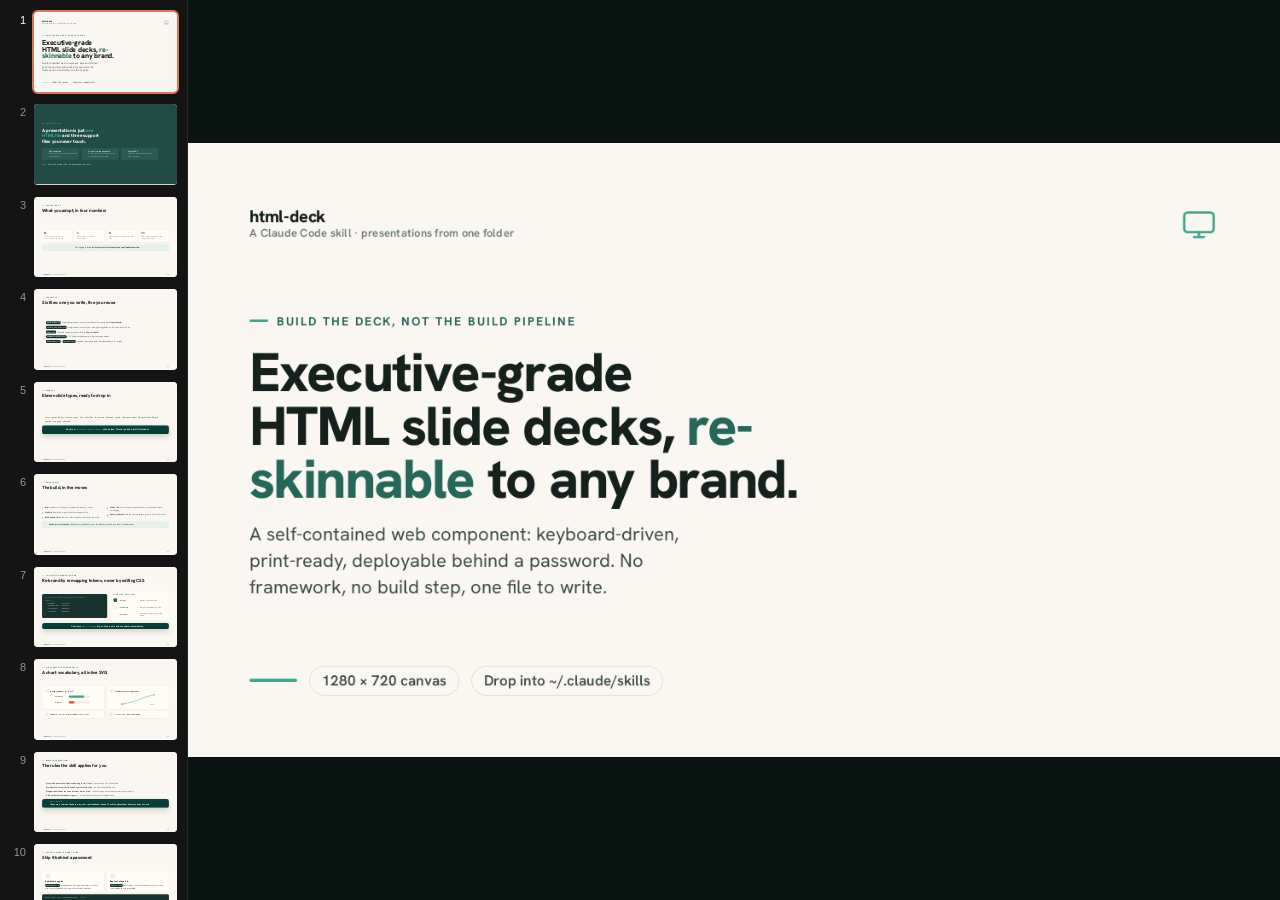
<file: demo/index.html>
<!DOCTYPE html>
<html lang="en-GB">
<head>
<meta charset="UTF-8">
<meta name="viewport" content="width=device-width, initial-scale=1.0">
<title>html-deck — a Claude Code skill</title>
<link rel="preconnect" href="https://fonts.googleapis.com">
<link rel="preconnect" href="https://fonts.gstatic.com" crossorigin>
<link href="https://fonts.googleapis.com/css2?family=Hanken+Grotesk:wght@400;500;600;700;800&display=swap" rel="stylesheet">
<link rel="stylesheet" href="../assets/colors_and_type.css">
<link rel="stylesheet" href="../assets/deck.css">
<style>
  /* ====== warm turquoise theme + warm surfaces (no stark white) ====== */
  :root {
    --deck-turquoise:     #3FA68F;
    --deck-turquoise-600: #2F8A76;
    --deck-turquoise-700: #25685A;
    --deck-mint-tint:     #E7F1EC;
    --deck-mint-100:      #D2E8E0;

    --deck-coral:         #C8553D;
    --deck-coral-600:     #AC4430;
    --deck-coral-soft:    #F6E0DA;

    --deck-teal-deep:     #234B45;
    --deck-teal-900:      #18332F;
    --deck-teal-700:      #2A5A52;
    --deck-teal-600:      #316B61;

    --deck-cream:         #FAF6F1;
    --deck-cream-2:       #F1EAE0;
    --deck-line:          #E2DCD0;
    --deck-line-soft:     #EDE7DB;

    --deck-watch:         #D9920B;

    --slide-bg: var(--deck-cream);
    --surface: #FFFCF6;            /* warm paper, not white */
    --surface-2: var(--deck-cream-2);
    --accent: var(--deck-turquoise);
    --accent-ink: var(--deck-turquoise-700);
    --dark-bg: var(--deck-teal-deep);
    --dark-surface: var(--deck-teal-700);
    --dark-ink-2: #B7CEC8;
    --on-accent: #0E2722;
    --shadow-accent: 0 12px 30px rgba(47,138,118,.28);
  }
  .ico { display:inline-block; vertical-align:middle; }
  svg.chart text { font-family: var(--font-sans); }
  /* monospace code chips for the developer audience */
  code, .mono { font-family: ui-monospace, "SF Mono", Menlo, Consolas, monospace; }
  .codechip { display:inline-block; font:600 14px/1.5 ui-monospace,"SF Mono",Menlo,monospace;
    background:var(--deck-teal-900); color:#CFE7DF; padding:3px 10px; border-radius:8px; letter-spacing:.01em; }
  .codeblock { background:var(--deck-teal-900); color:#CFE7DF; border-radius:14px; padding:18px 22px;
    font:500 15px/1.7 ui-monospace,"SF Mono",Menlo,monospace; white-space:pre; overflow:hidden; }
  .codeblock .cm { color:#7FB3A6; }
  .codeblock .k  { color:#7FD1BD; }
  .swatch { width:34px; height:34px; border-radius:9px; border:1px solid rgba(0,0,0,.08); flex:0 0 auto; }
  .tokenrow { display:flex; align-items:center; gap:12px; padding:9px 0; }
  .tokenrow .nm { font:600 14px/1.2 ui-monospace,Menlo,monospace; color:var(--ink-2); min-width:148px; }
  .arrowto { color:var(--ink-3); }
</style>
</head>
<body>

<!-- ============================ ICON SPRITE ============================= -->
<svg width="0" height="0" style="position:absolute" aria-hidden="true">
  <defs>
    <symbol id="ic-target" viewBox="0 0 24 24" fill="none" stroke="currentColor" stroke-width="2" stroke-linecap="round" stroke-linejoin="round"><circle cx="12" cy="12" r="10"/><circle cx="12" cy="12" r="6"/><circle cx="12" cy="12" r="2"/></symbol>
    <symbol id="ic-keyboard" viewBox="0 0 24 24" fill="none" stroke="currentColor" stroke-width="2" stroke-linecap="round" stroke-linejoin="round"><path d="M10 8h.01"/><path d="M12 12h.01"/><path d="M14 8h.01"/><path d="M16 12h.01"/><path d="M18 8h.01"/><path d="M6 8h.01"/><path d="M7 16h10"/><path d="M8 12h.01"/><rect width="20" height="16" x="2" y="4" rx="2"/></symbol>
    <symbol id="ic-printer" viewBox="0 0 24 24" fill="none" stroke="currentColor" stroke-width="2" stroke-linecap="round" stroke-linejoin="round"><path d="M6 9V2h12v7"/><path d="M6 18H4a2 2 0 0 1-2-2v-5a2 2 0 0 1 2-2h16a2 2 0 0 1 2 2v5a2 2 0 0 1-2 2h-2"/><rect width="12" height="8" x="6" y="14"/></symbol>
    <symbol id="ic-package" viewBox="0 0 24 24" fill="none" stroke="currentColor" stroke-width="2" stroke-linecap="round" stroke-linejoin="round"><path d="m7.5 4.27 9 5.15"/><path d="M21 8a2 2 0 0 0-1-1.73l-7-4a2 2 0 0 0-2 0l-7 4A2 2 0 0 0 3 8v8a2 2 0 0 0 1 1.73l7 4a2 2 0 0 0 2 0l7-4A2 2 0 0 0 21 16Z"/><path d="m3.3 7 8.7 5 8.7-5"/><path d="M12 22V12"/></symbol>
    <symbol id="ic-layers" viewBox="0 0 24 24" fill="none" stroke="currentColor" stroke-width="2" stroke-linecap="round" stroke-linejoin="round"><path d="M12.83 2.18a2 2 0 0 0-1.66 0L2.6 6.08a1 1 0 0 0 0 1.83l8.58 3.91a2 2 0 0 0 1.66 0l8.58-3.9a1 1 0 0 0 0-1.83Z"/><path d="m22 17.65-9.17 4.16a2 2 0 0 1-1.66 0L2 17.65"/><path d="m22 12.65-9.17 4.16a2 2 0 0 1-1.66 0L2 12.65"/></symbol>
    <symbol id="ic-zap" viewBox="0 0 24 24" fill="none" stroke="currentColor" stroke-width="2" stroke-linecap="round" stroke-linejoin="round"><path d="M4 14a1 1 0 0 1-.78-1.63l9.9-10.2a.5.5 0 0 1 .86.46l-1.92 6.02A1 1 0 0 0 13 10h7a1 1 0 0 1 .78 1.63l-9.9 10.2a.5.5 0 0 1-.86-.46l1.92-6.02A1 1 0 0 0 11 14z"/></symbol>
    <symbol id="ic-check" viewBox="0 0 24 24" fill="none" stroke="currentColor" stroke-width="2" stroke-linecap="round" stroke-linejoin="round"><path d="M20 6 9 17l-5-5"/></symbol>
    <symbol id="ic-x" viewBox="0 0 24 24" fill="none" stroke="currentColor" stroke-width="2" stroke-linecap="round" stroke-linejoin="round"><path d="M18 6 6 18"/><path d="m6 6 12 12"/></symbol>
    <symbol id="ic-arrow" viewBox="0 0 24 24" fill="none" stroke="currentColor" stroke-width="2" stroke-linecap="round" stroke-linejoin="round"><path d="M5 12h14"/><path d="m12 5 7 7-7 7"/></symbol>
    <symbol id="ic-compass" viewBox="0 0 24 24" fill="none" stroke="currentColor" stroke-width="2" stroke-linecap="round" stroke-linejoin="round"><path d="m16.24 7.76-1.8 5.41a2 2 0 0 1-1.27 1.27L7.76 16.24l1.8-5.41a2 2 0 0 1 1.27-1.27z"/><circle cx="12" cy="12" r="10"/></symbol>
    <symbol id="ic-code" viewBox="0 0 24 24" fill="none" stroke="currentColor" stroke-width="2" stroke-linecap="round" stroke-linejoin="round"><polyline points="16 18 22 12 16 6"/><polyline points="8 6 2 12 8 18"/></symbol>
    <symbol id="ic-palette" viewBox="0 0 24 24" fill="none" stroke="currentColor" stroke-width="2" stroke-linecap="round" stroke-linejoin="round"><circle cx="13.5" cy="6.5" r=".5" fill="currentColor"/><circle cx="17.5" cy="10.5" r=".5" fill="currentColor"/><circle cx="8.5" cy="7.5" r=".5" fill="currentColor"/><circle cx="6.5" cy="12.5" r=".5" fill="currentColor"/><path d="M12 2C6.5 2 2 6.5 2 12s4.5 10 10 10c.926 0 1.648-.746 1.648-1.688 0-.437-.18-.835-.437-1.125-.29-.289-.438-.652-.438-1.125a1.64 1.64 0 0 1 1.668-1.668h1.996c3.051 0 5.555-2.503 5.555-5.554C21.965 6.012 17.461 2 12 2z"/></symbol>
    <symbol id="ic-eye" viewBox="0 0 24 24" fill="none" stroke="currentColor" stroke-width="2" stroke-linecap="round" stroke-linejoin="round"><path d="M2.06 12.35a1 1 0 0 1 0-.7 10.75 10.75 0 0 1 19.88 0 1 1 0 0 1 0 .7 10.75 10.75 0 0 1-19.88 0"/><circle cx="12" cy="12" r="3"/></symbol>
    <symbol id="ic-lock" viewBox="0 0 24 24" fill="none" stroke="currentColor" stroke-width="2" stroke-linecap="round" stroke-linejoin="round"><rect width="18" height="11" x="3" y="11" rx="2" ry="2"/><path d="M7 11V7a5 5 0 0 1 10 0v4"/></symbol>
    <symbol id="ic-bars" viewBox="0 0 24 24" fill="none" stroke="currentColor" stroke-width="2" stroke-linecap="round" stroke-linejoin="round"><line x1="12" x2="12" y1="20" y2="10"/><line x1="18" x2="18" y1="20" y2="4"/><line x1="6" x2="6" y1="20" y2="16"/></symbol>
    <symbol id="ic-grid" viewBox="0 0 24 24" fill="none" stroke="currentColor" stroke-width="2" stroke-linecap="round" stroke-linejoin="round"><rect width="7" height="7" x="3" y="3" rx="1"/><rect width="7" height="7" x="14" y="3" rx="1"/><rect width="7" height="7" x="14" y="14" rx="1"/><rect width="7" height="7" x="3" y="14" rx="1"/></symbol>
    <symbol id="ic-rocket" viewBox="0 0 24 24" fill="none" stroke="currentColor" stroke-width="2" stroke-linecap="round" stroke-linejoin="round"><path d="M4.5 16.5c-1.5 1.26-2 5-2 5s3.74-.5 5-2c.71-.84.7-2.13-.09-2.91a2.18 2.18 0 0 0-2.91-.09z"/><path d="m12 15-3-3a22 22 0 0 1 2-3.95A12.88 12.88 0 0 1 22 2c0 2.72-.78 7.5-6 11a22.35 22.35 0 0 1-4 2z"/><path d="M9 12H4s.55-3.03 2-4c1.62-1.08 5 0 5 0"/><path d="M12 15v5s3.03-.55 4-2c1.08-1.62 0-5 0-5"/></symbol>
    <symbol id="ic-list" viewBox="0 0 24 24" fill="none" stroke="currentColor" stroke-width="2" stroke-linecap="round" stroke-linejoin="round"><line x1="8" x2="21" y1="6" y2="6"/><line x1="8" x2="21" y1="12" y2="12"/><line x1="8" x2="21" y1="18" y2="18"/><line x1="3" x2="3.01" y1="6" y2="6"/><line x1="3" x2="3.01" y1="12" y2="12"/><line x1="3" x2="3.01" y1="18" y2="18"/></symbol>
  </defs>
</svg>

<deck-stage width="1280" height="720">

  <!-- ========================= 01 · COVER ========================= -->
  <section data-label="Cover" data-screen-label="Cover">
    <div class="slide cover">
      <div class="pad">
        <div class="cover-top">
          <div class="identity">
            <span class="nm">html-deck</span>
            <span class="rl">A Claude Code skill · presentations from one folder</span>
          </div>
          <svg class="motif" viewBox="0 0 48 48" fill="none" aria-hidden="true" style="color:var(--deck-turquoise)">
            <rect x="6" y="10" width="36" height="24" rx="4" stroke="currentColor" stroke-width="3"/>
            <path d="M18 40h12" stroke="currentColor" stroke-width="3" stroke-linecap="round"/>
            <path d="M24 34v6" stroke="currentColor" stroke-width="3" stroke-linecap="round"/>
          </svg>
        </div>

        <div class="anim">
          <span class="eyebrow">Build the deck, not the build pipeline</span>
          <h1 class="cover-headline" style="margin-top:22px;">Executive-grade HTML slide decks, <em>re-skinnable</em> to any brand.</h1>
          <p class="cover-sub">A self-contained web component: keyboard-driven, print-ready, deployable behind a password. No framework, no build step, one file to write.</p>
        </div>

        <div class="cover-meta anim-2">
          <span class="cover-rule"></span>
          <span class="chip">1280 × 720 canvas</span>
          <span class="chip">Drop into ~/.claude/skills</span>
        </div>
      </div>
    </div>
  </section>

  <!-- ========================= 02 · WHAT IT IS (dark opener) ========================= -->
  <section data-label="What it is" data-screen-label="What it is">
    <div class="slide statement is-dark">
      <div class="pad">
        <span class="eyebrow anim">The whole idea</span>
        <h2 class="big anim-2" style="font-size:42px;line-height:1.14;max-width:30ch;">A presentation is just <span class="hl">one HTML file</span> and three support files you never touch.</h2>
        <div class="anim-3" style="display:grid;grid-template-columns:repeat(3,1fr);gap:20px;margin-top:8px;max-width:1040px;">
          <div style="background:var(--dark-surface);border-radius:14px;padding:20px 22px;display:flex;gap:14px;align-items:flex-start;">
            <svg class="ico" width="26" height="26" style="color:var(--deck-turquoise);flex:0 0 auto;margin-top:2px;"><use href="#ic-code"/></svg>
            <div><div style="font:700 16px/1.2 var(--font-sans);color:#fff;margin-bottom:5px;">Self-contained</div><div class="t-small" style="color:var(--dark-ink-2);font-size:15px;">Open the file in a browser. That is the whole runtime.</div></div>
          </div>
          <div style="background:var(--dark-surface);border-radius:14px;padding:20px 22px;display:flex;gap:14px;align-items:flex-start;">
            <svg class="ico" width="26" height="26" style="color:var(--deck-turquoise);flex:0 0 auto;margin-top:2px;"><use href="#ic-keyboard"/></svg>
            <div><div style="font:700 16px/1.2 var(--font-sans);color:#fff;margin-bottom:5px;">Driven from the keyboard</div><div class="t-small" style="color:var(--dark-ink-2);font-size:15px;">Arrows, Home/End, a slide rail, full-screen, deep-link per slide.</div></div>
          </div>
          <div style="background:var(--dark-surface);border-radius:14px;padding:20px 22px;display:flex;gap:14px;align-items:flex-start;">
            <svg class="ico" width="26" height="26" style="color:var(--deck-turquoise);flex:0 0 auto;margin-top:2px;"><use href="#ic-printer"/></svg>
            <div><div style="font:700 16px/1.2 var(--font-sans);color:#fff;margin-bottom:5px;">Print to PDF</div><div class="t-small" style="color:var(--dark-ink-2);font-size:15px;">The same file exports clean, one slide per page.</div></div>
          </div>
        </div>
        <div class="attrib anim-4" style="color:var(--dark-ink-2);"><span class="bar"></span>You write content. The component does the deck.</div>
      </div>
    </div>
  </section>

  <!-- ========================= 03 · BY THE NUMBERS (kpi grid) ========================= -->
  <section data-label="By the numbers" data-screen-label="The shape">
    <div class="slide content">
      <div class="pad">
        <div class="content-head anim">
          <span class="eyebrow">The shape of it</span>
          <h2 class="slide-title">What you adopt, in four numbers</h2>
        </div>
        <div class="content-body" style="justify-content:center;">
          <div class="kpi-grid anim-2" style="grid-template-columns:repeat(4,1fr);">
            <div class="kpi"><span class="big">0</span><span class="why">build steps. No bundler, no node_modules, no compile.</span></div>
            <div class="kpi"><span class="big">1</span><span class="why">file you author per deck: <code>index.html</code>.</span></div>
            <div class="kpi"><span class="big">3</span><span class="why">support files you copy in and never edit.</span></div>
            <div class="kpi"><span class="big">11</span><span class="why">ready-made slide types in the component library.</span></div>
          </div>
          <div class="card mint anim-3" style="flex-direction:row;align-items:center;justify-content:center;gap:14px;padding:16px 24px;margin-top:18px;">
            <svg class="ico" width="22" height="22" style="color:var(--accent-ink);flex:0 0 auto;"><use href="#ic-zap"/></svg>
            <span style="font:600 17px/1.35 var(--font-sans);color:var(--ink-2);">The engine is fixed. <b style="color:var(--ink);">All of your work is content plus a small palette override.</b></span>
          </div>
        </div>
      </div>
      <div class="deck-footer"><span class="who"><span class="dot"></span><b>html-deck</b> · a Claude Code skill</span><span class="t-num">03</span></div>
    </div>
  </section>

  <!-- ========================= 04 · WHAT'S IN THE BOX (iconlist) ========================= -->
  <section data-label="What's in the box" data-screen-label="The files">
    <div class="slide content">
      <div class="pad">
        <div class="content-head anim">
          <span class="eyebrow">The folder</span>
          <h2 class="slide-title">Six files: one you write, five you reuse</h2>
        </div>
        <div class="content-body" style="justify-content:center;">
          <ul class="iconlist anim-2" style="gap:15px;">
            <li><svg class="ico" width="22" height="22" style="color:var(--accent-ink);flex:0 0 auto;margin-top:2px;"><use href="#ic-code"/></svg><span style="font-size:17px;"><code class="codechip">deck-stage.js</code> &nbsp;The web component: nav, rail, toolbar, full-screen, print. <b>Copy verbatim.</b></span></li>
            <li><svg class="ico" width="22" height="22" style="color:var(--accent-ink);flex:0 0 auto;margin-top:2px;"><use href="#ic-palette"/></svg><span style="font-size:17px;"><code class="codechip">colors_and_type.css</code> &nbsp;Design tokens: colour, type scale, spacing, shadows. Re-skin via overrides.</span></li>
            <li><svg class="ico" width="22" height="22" style="color:var(--accent-ink);flex:0 0 auto;margin-top:2px;"><use href="#ic-grid"/></svg><span style="font-size:17px;"><code class="codechip">deck.css</code> &nbsp;The slide-type component library. <b>Copy verbatim.</b></span></li>
            <li><svg class="ico" width="22" height="22" style="color:var(--accent-ink);flex:0 0 auto;margin-top:2px;"><use href="#ic-eye"/></svg><span style="font-size:17px;"><code class="codechip">example-reskin.html</code> &nbsp;A 13-slide worked example. Start here and adapt.</span></li>
            <li><svg class="ico" width="22" height="22" style="color:var(--accent-ink);flex:0 0 auto;margin-top:2px;"><use href="#ic-lock"/></svg><span style="font-size:17px;"><code class="codechip">middleware.js</code> + <code class="codechip">vercel.json</code> &nbsp;Optional: password gate + noindex headers for deploy.</span></li>
          </ul>
        </div>
      </div>
      <div class="deck-footer"><span class="who"><span class="dot"></span><b>html-deck</b> · a Claude Code skill</span><span class="t-num">04</span></div>
    </div>
  </section>

  <!-- ========================= 05 · SLIDE-TYPE LIBRARY (pills) ========================= -->
  <section data-label="Slide types" data-screen-label="Slide library">
    <div class="slide content">
      <div class="pad">
        <div class="content-head anim">
          <span class="eyebrow">deck.css</span>
          <h2 class="slide-title">Eleven slide types, ready to drop in</h2>
        </div>
        <div class="content-body" style="justify-content:center;">
          <div class="anim-2" style="display:flex;flex-wrap:wrap;gap:13px;max-width:1080px;margin:0 auto;">
            <span class="pill" style="background:var(--surface);border:1.5px solid var(--line);color:var(--ink);">cover</span>
            <span class="pill" style="background:var(--surface);border:1.5px solid var(--line);color:var(--ink);">section divider</span>
            <span class="pill" style="background:var(--surface);border:1.5px solid var(--line);color:var(--ink);">content + cards</span>
            <span class="pill" style="background:var(--surface);border:1.5px solid var(--line);color:var(--ink);">icon / bullet lists</span>
            <span class="pill" style="background:var(--surface);border:1.5px solid var(--line);color:var(--ink);">two-column</span>
            <span class="pill" style="background:var(--surface);border:1.5px solid var(--line);color:var(--ink);">statement / quote</span>
            <span class="pill" style="background:var(--surface);border:1.5px solid var(--line);color:var(--ink);">framework model</span>
            <span class="pill" style="background:var(--surface);border:1.5px solid var(--line);color:var(--ink);">90-day timeline</span>
            <span class="pill" style="background:var(--surface);border:1.5px solid var(--line);color:var(--ink);">KPI grid</span>
            <span class="pill" style="background:var(--surface);border:1.5px solid var(--line);color:var(--ink);">agenda</span>
            <span class="pill" style="background:var(--surface);border:1.5px solid var(--line);color:var(--ink);">on-a-page</span>
            <span class="pill" style="background:var(--surface);border:1.5px solid var(--line);color:var(--ink);">about-me</span>
          </div>
          <div class="card accent anim-3" style="display:flex;align-items:center;justify-content:center;gap:12px;text-align:center;flex-direction:row;margin-top:24px;">
            <svg class="ico" width="24" height="24" style="color:var(--deck-turquoise);flex:0 0 auto;"><use href="#ic-grid"/></svg>
            <span style="font:700 20px/1.3 var(--font-sans);color:#fff;">Each is a <code style="color:var(--deck-turquoise);">&lt;section data-label&gt;</code> with a class. This very deck is built from them.</span>
          </div>
        </div>
      </div>
      <div class="deck-footer"><span class="who"><span class="dot"></span><b>html-deck</b> · a Claude Code skill</span><span class="t-num">05</span></div>
    </div>
  </section>

  <!-- ========================= 06 · WORKFLOW (numbered flow) ========================= -->
  <section data-label="The workflow" data-screen-label="Workflow">
    <div class="slide content">
      <div class="pad">
        <div class="content-head anim">
          <span class="eyebrow">Brief to ship</span>
          <h2 class="slide-title">The build, in five moves</h2>
        </div>
        <div class="content-body" style="justify-content:center;">
          <div class="cols-2 anim-2" style="grid-template-columns:1fr 1fr;gap:14px 28px;">
            <ul class="iconlist" style="gap:16px;">
              <li><span class="qn">1</span><span style="font-size:16.5px;"><b>Brief.</b> Audience, slot length, brand palette, deploy or local.</span></li>
              <li><span class="qn">2</span><span style="font-size:16.5px;"><b>Scaffold.</b> New folder; copy in the three support files.</span></li>
              <li><span class="qn">3</span><span style="font-size:16.5px;"><b>Build <code>index.html</code>.</b> Start from the example; one section per slide.</span></li>
            </ul>
            <ul class="iconlist" style="gap:16px;">
              <li><span class="qn">4</span><span style="font-size:16.5px;"><b>Smoke test.</b> Serve locally, screenshot every dense slide, check for clipping.</span></li>
              <li><span class="qn">5</span><span style="font-size:16.5px;"><b>Deploy (optional).</b> Add the password gate, push to Vercel, verify live.</span></li>
            </ul>
          </div>
          <div class="card mint anim-3" style="flex-direction:row;align-items:center;gap:14px;padding:15px 22px;margin-top:18px;">
            <svg class="ico" width="22" height="22" style="color:var(--accent-ink);flex:0 0 auto;"><use href="#ic-eye"/></svg>
            <span style="font:600 16px/1.35 var(--font-sans);color:var(--ink-2);"><b style="color:var(--ink);">Smoke test is not optional.</b> Render every slide before you call it done; overflow only shows in the browser.</span>
          </div>
        </div>
      </div>
      <div class="deck-footer"><span class="who"><span class="dot"></span><b>html-deck</b> · a Claude Code skill</span><span class="t-num">06</span></div>
    </div>
  </section>

  <!-- ========================= 07 · RE-SKIN (token override) ========================= -->
  <section data-label="Re-skin" data-screen-label="Re-skin">
    <div class="slide content">
      <div class="pad">
        <div class="content-head anim">
          <span class="eyebrow">The palette-override pattern</span>
          <h2 class="slide-title">Re-brand by remapping tokens, never by editing CSS</h2>
        </div>
        <div class="content-body">
          <div class="cols-2 anim-2" style="grid-template-columns:1.05fr .95fr;gap:26px;align-items:center;">
            <div class="codeblock"><span class="cm">/* a &lt;style&gt; block after the CSS links */</span>
<span class="k">:root</span> {
  --accent:      <span style="color:#7FD1BD;">#2A5A52</span>;
  --accent-ink:  <span style="color:#7FD1BD;">#1C3F39</span>;
  --slide-bg:    <span style="color:#E8C9A0;">#FAF6F1</span>;
  --surface:     <span style="color:#E8C9A0;">#FFFCF6</span>;
}</div>
            <div class="card" style="gap:14px;">
              <div style="font:700 15px/1 var(--font-sans);color:var(--ink-3);text-transform:uppercase;letter-spacing:.06em;">Same deck, new brand</div>
              <div class="tokenrow"><span class="swatch" style="background:#2A5A52;"></span><span class="nm">--accent</span><svg class="ico arrowto" width="18" height="18"><use href="#ic-arrow"/></svg><span style="font-size:14px;color:var(--ink-2);">buttons, rules, chart fills</span></div>
              <div class="tokenrow"><span class="swatch" style="background:#FAF6F1;"></span><span class="nm">--slide-bg</span><svg class="ico arrowto" width="18" height="18"><use href="#ic-arrow"/></svg><span style="font-size:14px;color:var(--ink-2);">the canvas behind every slide</span></div>
              <div class="tokenrow"><span class="swatch" style="background:#FFFCF6;"></span><span class="nm">--surface</span><svg class="ico arrowto" width="18" height="18"><use href="#ic-arrow"/></svg><span style="font-size:14px;color:var(--ink-2);">warm paper cards, never stark white</span></div>
            </div>
          </div>
          <div class="card accent anim-3" style="flex-direction:row;align-items:center;justify-content:center;gap:12px;padding:15px 24px;margin-top:18px;">
            <svg class="ico" width="22" height="22" style="color:var(--deck-turquoise);flex:0 0 auto;"><use href="#ic-palette"/></svg>
            <span style="font:700 18px/1.3 var(--font-sans);color:#fff;">Charts use <code style="color:var(--deck-turquoise);">var(--token)</code> fills, so they re-skin with the palette automatically.</span>
          </div>
        </div>
      </div>
      <div class="deck-footer"><span class="who"><span class="dot"></span><b>html-deck</b> · a Claude Code skill</span><span class="t-num">07</span></div>
    </div>
  </section>

  <!-- ========================= 08 · VISUAL-FIRST (chart vocabulary) ========================= -->
  <section data-label="Visual-first" data-screen-label="Charts">
    <div class="slide content">
      <div class="pad">
        <div class="content-head anim">
          <span class="eyebrow">Slides must not be word-heavy</span>
          <h2 class="slide-title">A chart vocabulary, all inline SVG</h2>
        </div>
        <div class="content-body" style="justify-content:center;">
          <div class="cols-2 anim-2" style="grid-template-columns:1fr 1fr;gap:20px;">
            <div class="card" style="gap:8px;">
              <div class="k" style="font-size:16px;"><span class="ic" style="width:34px;height:34px;"><svg class="ico" width="19" height="19"><use href="#ic-bars"/></svg></span>Range / gap bars for "X vs Y"</div>
              <svg class="chart" viewBox="0 0 320 110" width="100%" height="110" preserveAspectRatio="xMidYMid meet">
                <text x="0" y="28" font-size="13" font-weight="700" fill="var(--ink)">Task level</text>
                <rect x="120" y="16" width="190" height="20" rx="10" fill="var(--deck-cream-2)"/>
                <rect x="120" y="16" width="140" height="20" rx="10" fill="var(--accent)"/>
                <text x="0" y="80" font-size="13" font-weight="700" fill="var(--ink)">Org level</text>
                <rect x="120" y="68" width="190" height="20" rx="10" fill="var(--deck-cream-2)"/>
                <rect x="120" y="68" width="52" height="20" rx="10" fill="var(--deck-coral)"/>
              </svg>
            </div>
            <div class="card" style="gap:8px;">
              <div class="k" style="font-size:16px;"><span class="ic" style="width:34px;height:34px;"><svg class="ico" width="19" height="19"><use href="#ic-target"/></svg></span>Trend curves for trajectories</div>
              <svg class="chart" viewBox="0 0 320 110" width="100%" height="110" preserveAspectRatio="xMidYMid meet">
                <path d="M14 92 C90 88, 150 60, 210 38 S 290 14, 306 10" fill="none" stroke="var(--accent)" stroke-width="4" stroke-linecap="round"/>
                <circle cx="14" cy="92" r="5" fill="var(--accent)"/><circle cx="306" cy="10" r="5" fill="var(--accent)"/>
                <text x="14" y="106" font-size="12" font-weight="600" fill="var(--ink-3)">2019</text>
                <text x="306" y="106" font-size="12" font-weight="600" fill="var(--ink-3)" text-anchor="end">2026</text>
              </svg>
            </div>
          </div>
          <div class="cols-2 anim-3" style="grid-template-columns:1fr 1fr;gap:20px;margin-top:16px;">
            <div class="card" style="flex-direction:row;align-items:center;gap:12px;padding:14px 20px;"><span class="ic" style="width:36px;height:36px;"><svg class="ico" width="19" height="19"><use href="#ic-layers"/></svg></span><span style="font:600 15px/1.35 var(--font-sans);color:var(--ink-2);"><b style="color:var(--ink);">Funnels</b> for constraints; <b style="color:var(--ink);">layer stacks</b> for hierarchies.</span></div>
            <div class="card" style="flex-direction:row;align-items:center;gap:12px;padding:14px 20px;"><span class="ic" style="width:36px;height:36px;"><svg class="ico" width="19" height="19"><use href="#ic-x"/></svg></span><span style="font:600 15px/1.35 var(--font-sans);color:var(--ink-2);">Icons from the sprite, <b style="color:var(--ink);">never emoji.</b></span></div>
          </div>
        </div>
      </div>
      <div class="deck-footer"><span class="who"><span class="dot"></span><b>html-deck</b> · a Claude Code skill</span><span class="t-num">08</span></div>
    </div>
  </section>

  <!-- ========================= 09 · HEURISTICS (iconlist + so what) ========================= -->
  <section data-label="Design heuristics" data-screen-label="Heuristics">
    <div class="slide content">
      <div class="pad">
        <div class="content-head anim">
          <span class="eyebrow">Baked-in conventions</span>
          <h2 class="slide-title">The rules the skill applies for you</h2>
        </div>
        <div class="content-body">
          <ul class="iconlist anim-2" style="gap:13px;">
            <li><svg class="ico" width="20" height="20" style="color:var(--accent-ink);flex:0 0 auto;margin-top:2px;"><use href="#ic-target"/></svg><span style="font-size:16.5px;"><b>Every slide passes the "what is this trying to say?" test</b> — purpose explicit, not implied.</span></li>
            <li><svg class="ico" width="20" height="20" style="color:var(--accent-ink);flex:0 0 auto;margin-top:2px;"><use href="#ic-bars"/></svg><span style="font-size:16.5px;"><b>Every data series carries its named source on the slide</b> — not just the headline one.</span></li>
            <li><svg class="ico" width="20" height="20" style="color:var(--accent-ink);flex:0 0 auto;margin-top:2px;"><use href="#ic-eye"/></svg><span style="font-size:16.5px;"><b>Diagram labels meet the same accuracy bar as prose</b> — honest range, never the dramatic round number.</span></li>
            <li><svg class="ico" width="20" height="20" style="color:var(--accent-ink);flex:0 0 auto;margin-top:2px;"><use href="#ic-zap"/></svg><span style="font-size:16.5px;"><b>A slide of hard truths ends on agency</b> — a "so what" card, never just the bad news.</span></li>
          </ul>
          <div class="card accent anim-3" style="margin-top:18px;padding:18px 26px;">
            <div style="display:flex;align-items:center;gap:16px;">
              <svg class="ico" width="26" height="26" style="color:var(--deck-turquoise);flex:0 0 auto;"><use href="#ic-compass"/></svg>
              <div>
                <div style="font:800 12px/1 var(--font-sans);color:var(--deck-turquoise);letter-spacing:.1em;margin-bottom:6px;">WHY IT MATTERS</div>
                <div style="font:700 18px/1.35 var(--font-sans);color:#fff;">These were learned the hard way, over real feedback rounds. The skill applies them before you have to ask.</div>
              </div>
            </div>
          </div>
        </div>
      </div>
      <div class="deck-footer"><span class="who"><span class="dot"></span><b>html-deck</b> · a Claude Code skill</span><span class="t-num">09</span></div>
    </div>
  </section>

  <!-- ========================= 10 · DEPLOY (cards) ========================= -->
  <section data-label="Deploy" data-screen-label="Deploy">
    <div class="slide content">
      <div class="pad">
        <div class="content-head anim">
          <span class="eyebrow">Optional, when you want a link</span>
          <h2 class="slide-title">Ship it behind a password</h2>
        </div>
        <div class="content-body" style="justify-content:center;">
          <div class="cols-2 anim-2" style="grid-template-columns:1fr 1fr;gap:22px;">
            <div class="card" style="gap:12px;">
              <span class="ic" style="width:46px;height:46px;"><svg class="ico" width="24" height="24"><use href="#ic-lock"/></svg></span>
              <div style="font:800 19px/1.2 var(--font-sans);color:var(--ink);">Real auth, any plan</div>
              <div style="font:500 15px/1.4 var(--font-sans);color:var(--ink-2);"><code class="codechip">middleware.js</code> is an Edge basic-auth gate. Server-side, so it is not view-source bypassable, and it works on the free Hobby plan.</div>
            </div>
            <div class="card" style="gap:12px;">
              <span class="ic" style="width:46px;height:46px;"><svg class="ico" width="24" height="24"><use href="#ic-eye"/></svg></span>
              <div style="font:800 19px/1.2 var(--font-sans);color:var(--ink);">Kept out of search</div>
              <div style="font:500 15px/1.4 var(--font-sans);color:var(--ink-2);"><code class="codechip">vercel.json</code> adds noindex + no-cache headers. Verify live: no-auth returns <b style="color:var(--ink);">401</b>, with-auth returns <b style="color:var(--ink);">200</b>.</div>
            </div>
          </div>
          <div class="codeblock anim-3" style="margin-top:18px;font-size:14px;">vercel link --yes --project my-deck   <span class="cm"># once</span>
vercel deploy --prod --yes            <span class="cm"># every update</span></div>
        </div>
      </div>
      <div class="deck-footer"><span class="who"><span class="dot"></span><b>html-deck</b> · a Claude Code skill</span><span class="t-num">10</span></div>
    </div>
  </section>

  <!-- ========================= 11 · CLOSE (dark) ========================= -->
  <section data-label="Get started" data-screen-label="Get started">
    <div class="slide statement is-dark">
      <div class="pad" style="justify-content:center;gap:26px;">
        <span class="eyebrow anim">Three steps to your first deck</span>
        <h2 class="big anim-2" style="font-size:46px;max-width:22ch;">Clone it. <span class="hl">Brief it.</span> Ship.</h2>
        <div class="anim-3" style="display:grid;grid-template-columns:1fr 1fr 1fr;gap:22px;max-width:1080px;">
          <div style="background:var(--dark-surface);border-radius:16px;padding:24px 26px;">
            <div style="font:800 14px/1 var(--font-sans);color:var(--deck-turquoise);letter-spacing:.08em;margin-bottom:11px;">01 · INSTALL</div>
            <div style="font:600 15.5px/1.45 var(--font-sans);color:#fff;">Clone into <code style="color:var(--deck-turquoise);">~/.claude/skills/html-deck</code>.</div>
          </div>
          <div style="background:var(--dark-surface);border-radius:16px;padding:24px 26px;">
            <div style="font:800 14px/1 var(--font-sans);color:var(--deck-turquoise);letter-spacing:.08em;margin-bottom:11px;">02 · INVOKE</div>
            <div style="font:600 15.5px/1.45 var(--font-sans);color:#fff;">Type <code style="color:var(--deck-turquoise);">/html-deck</code> and give it your content + palette.</div>
          </div>
          <div style="background:var(--dark-surface);border-radius:16px;padding:24px 26px;">
            <div style="font:800 14px/1 var(--font-sans);color:var(--deck-turquoise);letter-spacing:.08em;margin-bottom:11px;">03 · OPEN</div>
            <div style="font:600 15.5px/1.45 var(--font-sans);color:#fff;">Open <code style="color:var(--deck-turquoise);">index.html</code>, or deploy for a shareable link.</div>
          </div>
        </div>
        <div class="attrib anim-4" style="color:var(--dark-ink-2);"><span class="bar"></span><b style="color:#fff;">This deck</b>&nbsp;was built with the skill it describes. The README has the full guide.</div>
      </div>
    </div>
  </section>

</deck-stage>

<script src="../assets/deck-stage.js?v=3"></script>
</body>
</html>
</file>
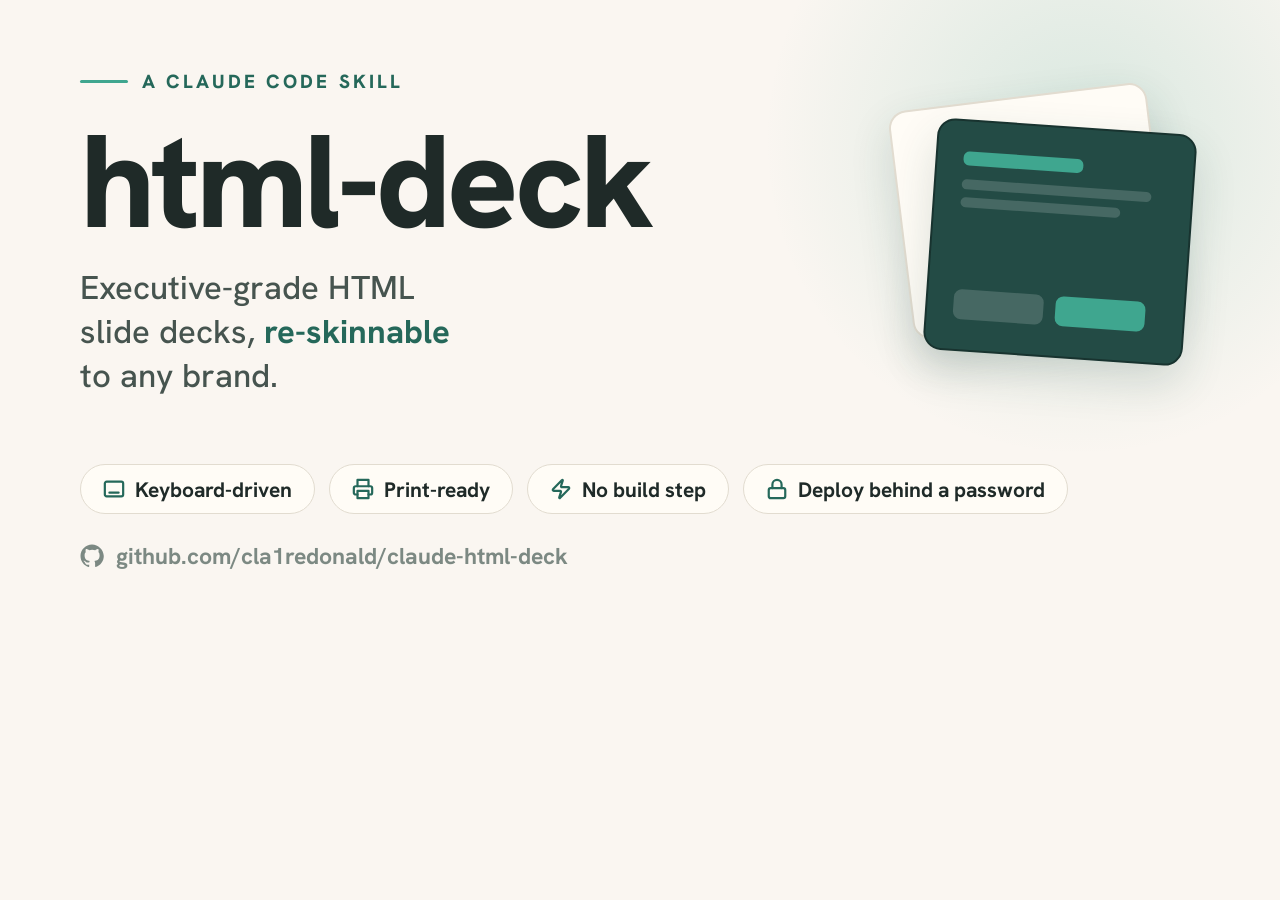
<file: .github/social-preview.html>
<!DOCTYPE html>
<html lang="en-GB">
<head>
<meta charset="UTF-8">
<link rel="preconnect" href="https://fonts.googleapis.com">
<link rel="preconnect" href="https://fonts.gstatic.com" crossorigin>
<link href="https://fonts.googleapis.com/css2?family=Hanken+Grotesk:wght@400;500;600;700;800&display=swap" rel="stylesheet">
<style>
  * { margin:0; padding:0; box-sizing:border-box; }
  :root{
    --teal:#2A5A52; --teal-deep:#234B45; --teal-900:#18332F;
    --turq:#3FA68F; --turq-700:#25685A;
    --cream:#FAF6F1; --cream-2:#F1EAE0; --surface:#FFFCF6;
    --line:#E2DCD0; --ink:#1F2A28; --ink-2:#46544F; --ink-3:#7C8983;
    --font:'Hanken Grotesk',-apple-system,system-ui,sans-serif;
  }
  html,body{ width:1280px; height:640px; }
  body{ font-family:var(--font); background:var(--cream); color:var(--ink);
    position:relative; overflow:hidden; }
  /* warm corner glow */
  .glow{ position:absolute; width:720px; height:720px; right:-160px; top:-220px;
    background:radial-gradient(circle, rgba(63,166,143,.18), rgba(63,166,143,0) 62%); }
  .wrap{ position:absolute; inset:0; padding:72px 80px; display:flex; flex-direction:column; }
  .eyebrow{ display:flex; align-items:center; gap:14px; font:800 19px/1 var(--font);
    letter-spacing:.16em; text-transform:uppercase; color:var(--turq-700); }
  .eyebrow .rule{ width:48px; height:3px; border-radius:2px; background:var(--turq); }
  h1{ font:800 132px/.92 var(--font); letter-spacing:-.03em; margin-top:30px; color:var(--ink); }
  h1 .mono{ font-family:var(--font); }
  .sub{ font:500 33px/1.32 var(--font); color:var(--ink-2); margin-top:24px; max-width:21ch; }
  .sub em{ font-style:normal; color:var(--turq-700); font-weight:700; }
  .pills{ display:flex; gap:14px; margin-top:auto; flex-wrap:wrap; }
  .pill{ display:flex; align-items:center; gap:10px; background:var(--surface);
    border:1.5px solid var(--line); border-radius:999px; padding:13px 22px;
    font:700 21px/1 var(--font); color:var(--ink); }
  .pill svg{ color:var(--turq-700); }
  .foot{ margin-top:30px; display:flex; align-items:center; gap:12px;
    font:700 23px/1 var(--font); color:var(--ink-3); }
  .foot svg{ color:var(--ink-3); }
  /* deck motif, top-right */
  .motif{ position:absolute; right:80px; top:96px; width:300px; height:300px; }
  .slidecard{ position:absolute; border-radius:18px; background:var(--surface);
    border:2px solid var(--line); box-shadow:0 18px 44px rgba(35,75,69,.16); }
  .s1{ inset:0 40px 70px 0; transform:rotate(-7deg); }
  .s2{ inset:30px 10px 38px 30px; transform:rotate(4deg); background:var(--teal-deep); border-color:var(--teal-900); }
  .s2 .bar{ position:absolute; border-radius:6px; background:rgba(255,255,255,.16); }
  .s2 .accent{ background:var(--turq); }
</style>
</head>
<body>
  <div class="glow"></div>

  <div class="motif">
    <div class="slidecard s1"></div>
    <div class="slidecard s2">
      <span class="bar accent" style="left:26px; top:30px; width:120px; height:14px;"></span>
      <span class="bar" style="left:26px; top:58px; width:190px; height:10px;"></span>
      <span class="bar" style="left:26px; top:76px; width:160px; height:10px;"></span>
      <span class="bar" style="left:26px; bottom:30px; width:90px; height:30px; border-radius:8px;"></span>
      <span class="bar accent" style="left:128px; bottom:30px; width:90px; height:30px; border-radius:8px;"></span>
    </div>
  </div>

  <div class="wrap">
    <div class="eyebrow"><span class="rule"></span>A Claude Code skill</div>
    <h1>html-deck</h1>
    <p class="sub">Executive-grade HTML slide decks, <em>re-skinnable</em> to any brand.</p>

    <div class="pills">
      <span class="pill"><svg width="22" height="22" viewBox="0 0 24 24" fill="none" stroke="currentColor" stroke-width="2.4" stroke-linecap="round" stroke-linejoin="round"><rect width="20" height="16" x="2" y="4" rx="2"/><path d="M7 16h10"/></svg>Keyboard-driven</span>
      <span class="pill"><svg width="22" height="22" viewBox="0 0 24 24" fill="none" stroke="currentColor" stroke-width="2.4" stroke-linecap="round" stroke-linejoin="round"><path d="M6 9V2h12v7"/><path d="M6 18H4a2 2 0 0 1-2-2v-5a2 2 0 0 1 2-2h16a2 2 0 0 1 2 2v5a2 2 0 0 1-2 2h-2"/><rect width="12" height="8" x="6" y="14"/></svg>Print-ready</span>
      <span class="pill"><svg width="22" height="22" viewBox="0 0 24 24" fill="none" stroke="currentColor" stroke-width="2.4" stroke-linecap="round" stroke-linejoin="round"><path d="M4 14a1 1 0 0 1-.78-1.63l9.9-10.2a.5.5 0 0 1 .86.46l-1.92 6.02A1 1 0 0 0 13 10h7a1 1 0 0 1 .78 1.63l-9.9 10.2a.5.5 0 0 1-.86-.46l1.92-6.02A1 1 0 0 0 11 14z"/></svg>No build step</span>
      <span class="pill"><svg width="22" height="22" viewBox="0 0 24 24" fill="none" stroke="currentColor" stroke-width="2.4" stroke-linecap="round" stroke-linejoin="round"><rect width="18" height="11" x="3" y="11" rx="2"/><path d="M7 11V7a5 5 0 0 1 10 0v4"/></svg>Deploy behind a password</span>
    </div>

    <div class="foot">
      <svg width="24" height="24" viewBox="0 0 24 24" fill="currentColor"><path d="M12 .5C5.7.5.5 5.7.5 12c0 5.1 3.3 9.4 7.9 10.9.6.1.8-.2.8-.5v-1.7c-3.2.7-3.9-1.5-3.9-1.5-.5-1.3-1.3-1.7-1.3-1.7-1.1-.7.1-.7.1-.7 1.2.1 1.8 1.2 1.8 1.2 1 .8 2.6.6 3.3.4.1-.7.4-1.2.7-1.5-2.6-.3-5.3-1.3-5.3-5.7 0-1.3.5-2.3 1.2-3.1-.1-.3-.5-1.5.1-3.1 0 0 1-.3 3.3 1.2a11.5 11.5 0 0 1 6 0C17.3 4.7 18.3 5 18.3 5c.6 1.6.2 2.8.1 3.1.8.8 1.2 1.8 1.2 3.1 0 4.4-2.7 5.4-5.3 5.7.4.4.8 1.1.8 2.2v3.3c0 .3.2.6.8.5 4.6-1.5 7.9-5.8 7.9-10.9C23.5 5.7 18.3.5 12 .5z"/></svg>
      github.com/cla1redonald/claude-html-deck
    </div>
  </div>
</body>
</html>
</file>
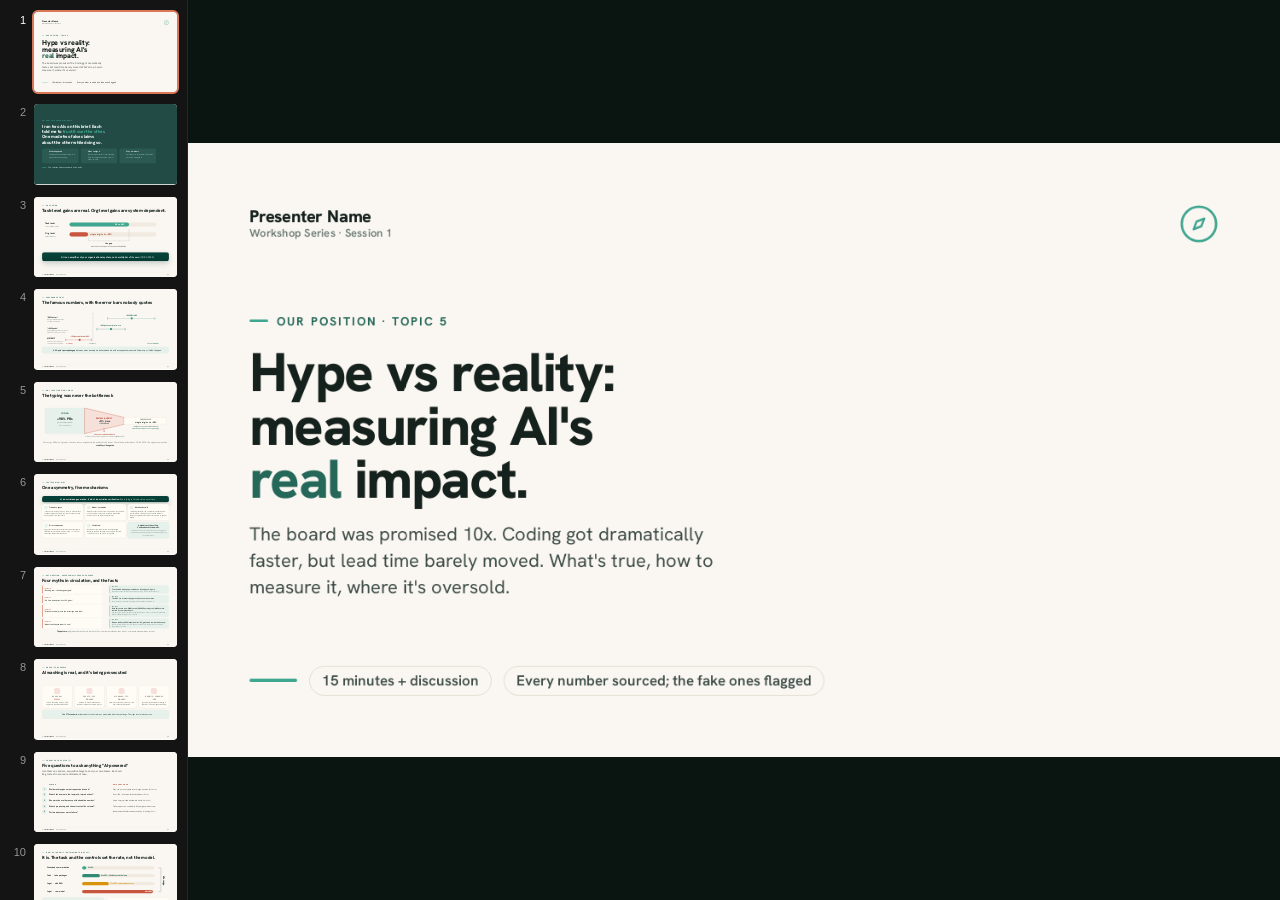
<file: assets/example-reskin.html>
<!DOCTYPE html>
<html lang="en-GB">
<head>
<meta charset="UTF-8">
<meta name="viewport" content="width=device-width, initial-scale=1.0">
<meta name="robots" content="noindex, nofollow, noarchive">
<title>Hype vs Reality, Measuring AI's Real Impact</title>
<link rel="preconnect" href="https://fonts.googleapis.com">
<link rel="preconnect" href="https://fonts.gstatic.com" crossorigin>
<link href="https://fonts.googleapis.com/css2?family=Hanken+Grotesk:wght@400;500;600;700;800&display=swap" rel="stylesheet">
<link rel="stylesheet" href="colors_and_type.css">
<link rel="stylesheet" href="deck.css">
<style>
  /* ====== Roami river re-skin + warm surfaces (no stark white) ====== */
  :root {
    --deck-turquoise:     #3FA68F;
    --deck-turquoise-600: #2F8A76;
    --deck-turquoise-700: #25685A;
    --deck-mint-tint:     #E7F1EC;
    --deck-mint-100:      #D2E8E0;

    --deck-coral:         #C8553D;
    --deck-coral-600:     #AC4430;
    --deck-coral-soft:    #F6E0DA;

    --deck-teal-deep:     #234B45;
    --deck-teal-900:      #18332F;
    --deck-teal-700:      #2A5A52;
    --deck-teal-600:      #316B61;

    --deck-cream:         #FAF6F1;
    --deck-cream-2:       #F1EAE0;
    --deck-line:          #E2DCD0;
    --deck-line-soft:     #EDE7DB;

    --deck-watch:         #D9920B;

    --slide-bg: var(--deck-cream);
    --surface: #FFFCF6;            /* warm paper, not white */
    --surface-2: var(--deck-cream-2);
    --accent: var(--deck-turquoise);
    --accent-ink: var(--deck-turquoise-700);
    --dark-bg: var(--deck-teal-deep);
    --dark-surface: var(--deck-teal-700);
    --dark-ink-2: #B7CEC8;
    --on-accent: #0E2722;
    --shadow-accent: 0 12px 30px rgba(47,138,118,.28);
  }
  .ico { display:inline-block; vertical-align:middle; }
  .src { font: 600 12px/1.3 var(--font-sans); color: var(--ink-3); letter-spacing:.02em; }
  svg.chart text { font-family: var(--font-sans); }
  .qn { flex:0 0 auto; width:40px; height:40px; border-radius:12px; display:grid; place-items:center;
        background:var(--deck-mint-tint); color:var(--accent-ink); font:800 17px/1 var(--font-sans); }
  /* myth vs fact rows */
  .mvf { display:grid; grid-template-columns: 1fr 56px 1fr; gap:0 6px; align-items:stretch; }
  .mvf .m { background:var(--surface); border:1px solid var(--line); border-left:5px solid var(--deck-coral);
            border-radius:var(--r-md); padding:11px 16px; display:flex; flex-direction:column; justify-content:center; }
  .mvf .f { background:var(--deck-mint-tint); border:1px solid var(--deck-mint-100); border-left:5px solid var(--deck-turquoise);
            border-radius:var(--r-md); padding:11px 16px; }
  .mvf .h6 { font:800 10.5px/1 var(--font-sans); letter-spacing:.1em; margin-bottom:5px; }
  .mvf .m .h6 { color:var(--deck-coral-600); }
  .mvf .f .h6 { color:var(--accent-ink); }
  .mvf .tx { font:600 15px/1.3 var(--font-sans); color:var(--ink); }
  .mvf .fd { font:400 12.5px/1.3 var(--font-sans); color:var(--ink-3); margin-top:3px; }
  .mvf .mid { display:grid; place-items:center; color:var(--ink-3); }
  /* icon-topped stat card */
  .stat { background:var(--surface); border:1px solid var(--line); border-radius:var(--r-lg); padding:22px 18px;
          box-shadow:var(--shadow-sm); display:flex; flex-direction:column; align-items:center; text-align:center; gap:8px; }
  .stat .si { width:54px; height:54px; border-radius:15px; background:var(--deck-mint-tint); color:var(--accent-ink); display:grid; place-items:center; }
  .stat .si.bad { background:var(--deck-coral-soft); color:var(--deck-coral-600); }
  .stat .sn { font:700 15px/1.2 var(--font-sans); color:var(--ink-3); text-transform:uppercase; letter-spacing:.06em; }
  .stat .sv { font:800 30px/1 var(--font-sans); color:var(--ink); letter-spacing:-.02em; font-variant-numeric:tabular-nums; }
  .stat .sd { font:400 14px/1.4 var(--font-sans); color:var(--ink-2); }
  /* measurement layers */
  .mlayer { border-radius:14px; padding:16px 26px; display:flex; align-items:center; gap:18px; }
  .mlayer .ln { min-width:200px; }
  .mlayer .lt { font:800 18px/1.1 var(--font-sans); }
  .mlayer .ls { font:400 13px/1.3 var(--font-sans); color:var(--ink-3); margin-top:3px; }
  .mlayer .pills { display:flex; flex-wrap:wrap; gap:8px; }
  .pill { padding:7px 14px; border-radius:999px; font:700 14px/1 var(--font-sans); white-space:nowrap; }
  .mdown { text-align:center; color:var(--ink-3); line-height:0; margin:4px 0; }
</style>
</head>
<body>

<!-- ============================ ICON SPRITE ============================= -->
<svg width="0" height="0" style="position:absolute" aria-hidden="true">
  <defs>
    <symbol id="ic-target" viewBox="0 0 24 24" fill="none" stroke="currentColor" stroke-width="2" stroke-linecap="round" stroke-linejoin="round"><circle cx="12" cy="12" r="10"/><circle cx="12" cy="12" r="6"/><circle cx="12" cy="12" r="2"/></symbol>
    <symbol id="ic-gauge" viewBox="0 0 24 24" fill="none" stroke="currentColor" stroke-width="2" stroke-linecap="round" stroke-linejoin="round"><path d="m12 14 4-4"/><path d="M3.34 19a10 10 0 1 1 17.32 0"/></symbol>
    <symbol id="ic-branch" viewBox="0 0 24 24" fill="none" stroke="currentColor" stroke-width="2" stroke-linecap="round" stroke-linejoin="round"><line x1="6" x2="6" y1="3" y2="15"/><circle cx="18" cy="6" r="3"/><circle cx="6" cy="18" r="3"/><path d="M18 9a9 9 0 0 1-9 9"/></symbol>
    <symbol id="ic-shield" viewBox="0 0 24 24" fill="none" stroke="currentColor" stroke-width="2" stroke-linecap="round" stroke-linejoin="round"><path d="M20 13c0 5-3.5 7.5-7.66 8.95a1 1 0 0 1-.67-.01C7.5 20.5 4 18 4 13V6a1 1 0 0 1 1-1c2 0 4.5-1.2 6.24-2.72a1.17 1.17 0 0 1 1.52 0C14.51 3.81 17 5 19 5a1 1 0 0 1 1 1z"/><path d="m9 12 2 2 4-4"/></symbol>
    <symbol id="ic-scale" viewBox="0 0 24 24" fill="none" stroke="currentColor" stroke-width="2" stroke-linecap="round" stroke-linejoin="round"><path d="m16 16 3-8 3 8c-.87.65-1.92 1-3 1s-2.13-.35-3-1Z"/><path d="m2 16 3-8 3 8c-.87.65-1.92 1-3 1s-2.13-.35-3-1Z"/><path d="M7 21h10"/><path d="M12 3v18"/><path d="M3 7h2c2 0 5-1 7-2 2 1 5 2 7 2h2"/></symbol>
    <symbol id="ic-trend" viewBox="0 0 24 24" fill="none" stroke="currentColor" stroke-width="2" stroke-linecap="round" stroke-linejoin="round"><polyline points="22 7 13.5 15.5 8.5 10.5 2 17"/><polyline points="16 7 22 7 22 13"/></symbol>
    <symbol id="ic-layers" viewBox="0 0 24 24" fill="none" stroke="currentColor" stroke-width="2" stroke-linecap="round" stroke-linejoin="round"><path d="M12.83 2.18a2 2 0 0 0-1.66 0L2.6 6.08a1 1 0 0 0 0 1.83l8.58 3.91a2 2 0 0 0 1.66 0l8.58-3.9a1 1 0 0 0 0-1.83Z"/><path d="m22 17.65-9.17 4.16a2 2 0 0 1-1.66 0L2 17.65"/><path d="m22 12.65-9.17 4.16a2 2 0 0 1-1.66 0L2 12.65"/></symbol>
    <symbol id="ic-zap" viewBox="0 0 24 24" fill="none" stroke="currentColor" stroke-width="2" stroke-linecap="round" stroke-linejoin="round"><path d="M4 14a1 1 0 0 1-.78-1.63l9.9-10.2a.5.5 0 0 1 .86.46l-1.92 6.02A1 1 0 0 0 13 10h7a1 1 0 0 1 .78 1.63l-9.9 10.2a.5.5 0 0 1-.86-.46l1.92-6.02A1 1 0 0 0 11 14z"/></symbol>
    <symbol id="ic-alert" viewBox="0 0 24 24" fill="none" stroke="currentColor" stroke-width="2" stroke-linecap="round" stroke-linejoin="round"><path d="m21.73 18-8-14a2 2 0 0 0-3.48 0l-8 14A2 2 0 0 0 4 21h16a2 2 0 0 0 1.73-3Z"/><path d="M12 9v4"/><path d="M12 17h.01"/></symbol>
    <symbol id="ic-eye" viewBox="0 0 24 24" fill="none" stroke="currentColor" stroke-width="2" stroke-linecap="round" stroke-linejoin="round"><path d="M2.06 12.35a1 1 0 0 1 0-.7 10.75 10.75 0 0 1 19.88 0 1 1 0 0 1 0 .7 10.75 10.75 0 0 1-19.88 0"/><circle cx="12" cy="12" r="3"/></symbol>
    <symbol id="ic-search" viewBox="0 0 24 24" fill="none" stroke="currentColor" stroke-width="2" stroke-linecap="round" stroke-linejoin="round"><circle cx="11" cy="11" r="8"/><path d="m21 21-4.3-4.3"/></symbol>
    <symbol id="ic-check" viewBox="0 0 24 24" fill="none" stroke="currentColor" stroke-width="2" stroke-linecap="round" stroke-linejoin="round"><path d="M20 6 9 17l-5-5"/></symbol>
    <symbol id="ic-x" viewBox="0 0 24 24" fill="none" stroke="currentColor" stroke-width="2" stroke-linecap="round" stroke-linejoin="round"><path d="M18 6 6 18"/><path d="m6 6 12 12"/></symbol>
    <symbol id="ic-arrow" viewBox="0 0 24 24" fill="none" stroke="currentColor" stroke-width="2" stroke-linecap="round" stroke-linejoin="round"><path d="M5 12h14"/><path d="m12 5 7 7-7 7"/></symbol>
    <symbol id="ic-compass" viewBox="0 0 24 24" fill="none" stroke="currentColor" stroke-width="2" stroke-linecap="round" stroke-linejoin="round"><path d="m16.24 7.76-1.8 5.41a2 2 0 0 1-1.27 1.27L7.76 16.24l1.8-5.41a2 2 0 0 1 1.27-1.27z"/><circle cx="12" cy="12" r="10"/></symbol>
    <symbol id="ic-msg" viewBox="0 0 24 24" fill="none" stroke="currentColor" stroke-width="2" stroke-linecap="round" stroke-linejoin="round"><path d="M21 15a2 2 0 0 1-2 2H7l-4 4V5a2 2 0 0 1 2-2h14a2 2 0 0 1 2 2z"/></symbol>
    <symbol id="ic-clock" viewBox="0 0 24 24" fill="none" stroke="currentColor" stroke-width="2" stroke-linecap="round" stroke-linejoin="round"><circle cx="12" cy="12" r="10"/><polyline points="12 6 12 12 16 14"/></symbol>
    <symbol id="ic-code" viewBox="0 0 24 24" fill="none" stroke="currentColor" stroke-width="2" stroke-linecap="round" stroke-linejoin="round"><polyline points="16 18 22 12 16 6"/><polyline points="8 6 2 12 8 18"/></symbol>
    <symbol id="ic-bot" viewBox="0 0 24 24" fill="none" stroke="currentColor" stroke-width="2" stroke-linecap="round" stroke-linejoin="round"><path d="M12 8V4H8"/><rect width="16" height="12" x="4" y="8" rx="2"/><path d="M2 14h2"/><path d="M20 14h2"/><path d="M15 13v2"/><path d="M9 13v2"/></symbol>
    <symbol id="ic-users" viewBox="0 0 24 24" fill="none" stroke="currentColor" stroke-width="2" stroke-linecap="round" stroke-linejoin="round"><path d="M16 21v-2a4 4 0 0 0-4-4H6a4 4 0 0 0-4 4v2"/><circle cx="9" cy="7" r="4"/><path d="M22 21v-2a4 4 0 0 0-3-3.87"/><path d="M16 3.13a4 4 0 0 1 0 7.75"/></symbol>
    <symbol id="ic-coins" viewBox="0 0 24 24" fill="none" stroke="currentColor" stroke-width="2" stroke-linecap="round" stroke-linejoin="round"><circle cx="8" cy="8" r="6"/><path d="M18.09 10.37A6 6 0 1 1 10.34 18"/><path d="M7 6h1v4"/><path d="m16.71 13.88.7.71-2.82 2.82"/></symbol>
  </defs>
</svg>

<deck-stage width="1280" height="720">

  <!-- ========================= 01 · COVER ========================= -->
  <section data-label="Cover" data-screen-label="Cover">
    <div class="slide cover">
      <div class="pad">
        <div class="cover-top">
          <div class="identity">
            <span class="nm">Presenter Name</span>
            <span class="rl">Workshop Series · Session 1</span>
          </div>
          <svg class="motif" viewBox="0 0 48 48" fill="none" aria-hidden="true" style="color:var(--deck-turquoise)">
            <circle cx="24" cy="24" r="21" stroke="currentColor" stroke-width="3"/>
            <path d="M30.5 17.5l-3.6 9.4-9.4 3.6 3.6-9.4z" stroke="currentColor" stroke-width="2.6" stroke-linejoin="round"/>
          </svg>
        </div>

        <div class="anim">
          <span class="eyebrow">Our Position · Topic 5</span>
          <h1 class="cover-headline" style="margin-top:22px;">Hype vs reality: measuring AI's <em>real</em> impact.</h1>
          <p class="cover-sub">The board was promised 10x. Coding got dramatically faster, but lead time barely moved. What's true, how to measure it, where it's oversold.</p>
        </div>

        <div class="cover-meta anim-2">
          <span class="cover-rule"></span>
          <span class="chip">15 minutes + discussion</span>
          <span class="chip">Every number sourced; the fake ones flagged</span>
        </div>
      </div>
    </div>
  </section>

  <!-- ========================= 02 · COLD OPEN ========================= -->
  <section data-label="Cold open" data-screen-label="Two AIs">
    <div class="slide statement is-dark">
      <div class="pad">
        <span class="eyebrow anim">How this paper was made</span>
        <h2 class="big anim-2" style="font-size:40px;line-height:1.14;max-width:30ch;">I ran two AIs on this brief. Each told me to <span class="hl">trust it over the other</span>. One made two false claims about the other while doing so.</h2>
        <div class="anim-3" style="display:grid;grid-template-columns:repeat(3,1fr);gap:20px;margin-top:8px;max-width:1020px;">
          <div style="background:var(--dark-surface);border-radius:14px;padding:20px 22px;display:flex;gap:14px;align-items:flex-start;">
            <svg class="ico" width="26" height="26" style="color:var(--deck-coral);flex:0 0 auto;margin-top:2px;"><use href="#ic-alert"/></svg>
            <div><div style="font:700 16px/1.2 var(--font-sans);color:#fff;margin-bottom:5px;">What happened</div><div class="t-small" style="color:var(--dark-ink-2);font-size:15px;">Confident, unverifiable claims. In a paper about AI washing.</div></div>
          </div>
          <div style="background:var(--dark-surface);border-radius:14px;padding:20px 22px;display:flex;gap:14px;align-items:flex-start;">
            <svg class="ico" width="26" height="26" style="color:var(--deck-turquoise);flex:0 0 auto;margin-top:2px;"><use href="#ic-search"/></svg>
            <div><div style="font:700 16px/1.2 var(--font-sans);color:#fff;margin-bottom:5px;">What caught it</div><div class="t-small" style="color:var(--dark-ink-2);font-size:15px;">Not me. Adversarial cross-checking. Each AI caught the other's errors, never its own.</div></div>
          </div>
          <div style="background:var(--dark-surface);border-radius:14px;padding:20px 22px;display:flex;gap:14px;align-items:flex-start;">
            <svg class="ico" width="26" height="26" style="color:var(--deck-turquoise);flex:0 0 auto;margin-top:2px;"><use href="#ic-compass"/></svg>
            <div><div style="font:700 16px/1.2 var(--font-sans);color:#fff;margin-bottom:5px;">Why it matters</div><div class="t-small" style="color:var(--dark-ink-2);font-size:15px;">Self-report is unreliable. Verification has to be designed in.</div></div>
          </div>
        </div>
        <div class="attrib anim-4" style="color:var(--dark-ink-2);"><span class="bar"></span>The substantiation standard is the point.</div>
      </div>
    </div>
  </section>

  <!-- ========================= 03 · THE POSITION (gap chart) ========================= -->
  <section data-label="The position" data-screen-label="Position">
    <div class="slide content">
      <div class="pad">
        <div class="content-head anim">
          <span class="eyebrow">My position</span>
          <h2 class="slide-title">Task-level gains are real. Org-level gains are system-dependent.</h2>
        </div>
        <div class="content-body">
          <svg class="chart anim-2" viewBox="0 0 980 270" width="100%" style="max-height:300px;">
            <text x="0" y="46" font-size="18" font-weight="700" fill="var(--ink)">Task level</text>
            <text x="0" y="66" font-size="13" fill="var(--ink-3)">controlled studies</text>
            <rect x="200" y="30" width="700" height="34" rx="17" fill="var(--deck-cream-2)"/>
            <rect x="200" y="30" width="480" height="34" rx="17" fill="var(--deck-turquoise)"/>
            <text x="650" y="53" font-size="17" font-weight="800" fill="#fff" text-anchor="end">26 to 56%</text>
            <text x="0" y="126" font-size="18" font-weight="700" fill="var(--ink)">Org level</text>
            <text x="0" y="146" font-size="13" fill="var(--ink-3)">field telemetry</text>
            <rect x="200" y="110" width="700" height="34" rx="17" fill="var(--deck-cream-2)"/>
            <rect x="200" y="110" width="150" height="34" rx="17" fill="var(--deck-coral)"/>
            <text x="362" y="133" font-size="17" font-weight="800" fill="var(--deck-coral-600)">single digits to ~20%</text>
            <path d="M352 156 v22 h328 v-92" fill="none" stroke="var(--ink-3)" stroke-width="2" stroke-dasharray="5 5"/>
            <text x="516" y="206" font-size="16" font-weight="700" fill="var(--ink)" text-anchor="middle">the gap</text>
            <text x="516" y="228" font-size="14" fill="var(--ink-2)" text-anchor="middle">where both the opportunity and the bullshit live</text>
          </svg>
          <div class="card accent anim-3" style="display:flex;align-items:center;justify-content:center;gap:12px;text-align:center;flex-direction:row;">
            <svg class="ico" width="24" height="24" style="color:var(--deck-turquoise);flex:0 0 auto;"><use href="#ic-layers"/></svg>
            <span style="font:700 21px/1.3 var(--font-sans);color:#fff;">AI is an amplifier of your organisational system, not a multiplier of its own. <span style="color:var(--dark-ink-2);font-weight:500;">(DORA 2025)</span></span>
          </div>
        </div>
      </div>
      <div class="deck-footer"><span class="who"><span class="dot"></span><b>Presenter Name</b> · Hype vs Reality</span><span class="t-num">03</span></div>
    </div>
  </section>

  <!-- ========================= 04 · FAMOUS NUMBERS (CI chart) ========================= -->
  <section data-label="Famous numbers" data-screen-label="Famous numbers">
    <div class="slide content">
      <div class="pad">
        <div class="content-head anim">
          <span class="eyebrow">Provenance first</span>
          <h2 class="slide-title">The famous numbers, with the error bars nobody quotes</h2>
        </div>
        <div class="content-body">
          <svg class="chart anim-2" viewBox="0 0 980 300" width="100%" style="max-height:320px;">
            <!-- zero line -->
            <line x1="384" y1="14" x2="384" y2="252" stroke="var(--ink-3)" stroke-width="2" stroke-dasharray="6 6"/>
            <text x="384" y="278" font-size="13" font-weight="700" fill="var(--ink-3)" text-anchor="middle">no effect</text>
            <text x="940" y="278" font-size="13" font-weight="700" fill="var(--accent-ink)" text-anchor="end">faster with AI &#8594;</text>
            <text x="160" y="278" font-size="13" font-weight="700" fill="var(--deck-coral-600)">&#8592; slower</text>

            <!-- Peng 2023 -->
            <text x="0" y="58" font-size="16" font-weight="700" fill="var(--ink)">"55% faster"</text>
            <text x="0" y="77" font-size="12.5" fill="var(--ink-3)">Peng et al., GitHub Copilot</text>
            <text x="0" y="93" font-size="12.5" fill="var(--ink-3)">one lab task, 2023</text>
            <line x1="507" y1="62" x2="904" y2="62" stroke="var(--deck-turquoise)" stroke-width="4" stroke-linecap="round" opacity=".45"/>
            <line x1="507" y1="52" x2="507" y2="72" stroke="var(--deck-turquoise)" stroke-width="3"/>
            <line x1="904" y1="52" x2="904" y2="72" stroke="var(--deck-turquoise)" stroke-width="3"/>
            <circle cx="710" cy="62" r="9" fill="var(--deck-turquoise)"/>
            <text x="710" y="40" font-size="15" font-weight="800" fill="var(--accent-ink)" text-anchor="middle">+56%, CI 21 to 89</text>

            <!-- Cui 2024 -->
            <text x="0" y="148" font-size="16" font-weight="700" fill="var(--ink)">"+26% tasks"</text>
            <text x="0" y="167" font-size="12.5" fill="var(--ink-3)">Cui et al., Management Science</text>
            <text x="0" y="183" font-size="12.5" fill="var(--ink-3)">4,867 devs, 3 enterprises</text>
            <line x1="418" y1="152" x2="655" y2="152" stroke="var(--deck-turquoise-600)" stroke-width="4" stroke-linecap="round" opacity=".45"/>
            <line x1="418" y1="142" x2="418" y2="162" stroke="var(--deck-turquoise-600)" stroke-width="3"/>
            <line x1="655" y1="142" x2="655" y2="162" stroke="var(--deck-turquoise-600)" stroke-width="3"/>
            <circle cx="536" cy="152" r="9" fill="var(--deck-turquoise-600)"/>
            <text x="536" y="130" font-size="15" font-weight="800" fill="var(--accent-ink)" text-anchor="middle">+26%, autocomplete-era</text>

            <!-- METR 2025 -->
            <text x="0" y="238" font-size="16" font-weight="700" fill="var(--ink)">METR RCT</text>
            <text x="0" y="257" font-size="12.5" fill="var(--ink-3)">16 experienced devs,</text>
            <text x="0" y="273" font-size="12.5" fill="var(--ink-3)">real codebases, 2025</text>
            <line x1="156" y1="242" x2="372" y2="242" stroke="var(--deck-coral)" stroke-width="4" stroke-linecap="round" opacity=".45"/>
            <line x1="156" y1="232" x2="156" y2="252" stroke="var(--deck-coral)" stroke-width="3"/>
            <line x1="372" y1="232" x2="372" y2="252" stroke="var(--deck-coral)" stroke-width="3"/>
            <circle cx="273" cy="242" r="9" fill="var(--deck-coral)"/>
            <text x="273" y="220" font-size="15" font-weight="800" fill="var(--deck-coral-600)" text-anchor="middle">&minus;19%, devs believed +20%</text>
          </svg>
          <div class="card mint anim-3" style="flex-direction:row;align-items:center;justify-content:center;gap:14px;padding:16px 24px;">
            <svg class="ico" width="22" height="22" style="color:var(--accent-ink);flex:0 0 auto;"><use href="#ic-eye"/></svg>
            <span style="font:600 17px/1.35 var(--font-sans);color:var(--ink-2);"><b style="color:var(--ink);">A 39-point perception gap</b> between what developers believed and what the stopwatch measured. Telemetry or it didn't happen.</span>
          </div>
        </div>
      </div>
      <div class="deck-footer"><span class="who"><span class="dot"></span><b>Presenter Name</b> · Hype vs Reality</span><span class="t-num">04</span></div>
    </div>
  </section>

  <!-- ========================= 05 · BOTTLENECK (funnel) ========================= -->
  <section data-label="The bottleneck" data-screen-label="Bottleneck">
    <div class="slide content">
      <div class="pad">
        <div class="content-head anim">
          <span class="eyebrow">Why lead time didn't move</span>
          <h2 class="slide-title">The typing was never the bottleneck</h2>
        </div>
        <div class="content-body">
          <svg class="chart anim-2" viewBox="0 0 1080 340" width="100%" style="max-height:370px;">
            <!-- funnel: coding wide -> review squeeze -> ship thin -->
            <polygon points="20,60 360,60 360,280 20,280" fill="var(--deck-mint-tint)" stroke="var(--deck-mint-100)" stroke-width="2"/>
            <polygon points="360,60 700,140 700,200 360,280" fill="var(--deck-coral-soft)" stroke="var(--deck-coral)" stroke-width="2.5"/>
            <polygon points="700,140 1060,140 1060,200 700,200" fill="var(--surface)" stroke="var(--line)" stroke-width="2"/>

            <!-- coding labels -->
            <text x="190" y="115" font-size="18" font-weight="800" fill="var(--deck-turquoise-700)" text-anchor="middle">CODING</text>
            <text x="190" y="160" font-size="30" font-weight="800" fill="var(--ink)" text-anchor="middle">+98% PRs</text>
            <text x="190" y="190" font-size="14" fill="var(--ink-3)" text-anchor="middle">per developer, with AI</text>
            <text x="190" y="212" font-size="13" fill="var(--ink-3)" text-anchor="middle">(Faros, 10k devs)</text>

            <!-- review labels -->
            <text x="528" y="150" font-size="17" font-weight="800" fill="var(--deck-coral-600)" text-anchor="middle">REVIEW &amp; VERIFY</text>
            <text x="528" y="178" font-size="20" font-weight="800" fill="var(--ink)" text-anchor="middle">+91% time</text>
            <text x="528" y="201" font-size="15" font-weight="700" fill="var(--ink-2)" text-anchor="middle">+154% PR size</text>

            <!-- ship labels -->
            <text x="880" y="162" font-size="15" font-weight="800" fill="var(--ink-3)" text-anchor="middle">SHIPPED VALUE</text>
            <text x="880" y="186" font-size="17" font-weight="800" fill="var(--ink)" text-anchor="middle">single digits to ~20%</text>
            <text x="880" y="226" font-size="13.5" font-weight="600" fill="var(--accent-ink)" text-anchor="middle">real, but a fraction of what went in,</text>
            <text x="880" y="244" font-size="13.5" font-weight="600" fill="var(--accent-ink)" text-anchor="middle">and the spread across orgs is huge</text>

            <!-- annotation: constraint -->
            <path d="M528 230 v34" stroke="var(--deck-coral)" stroke-width="2.5" fill="none"/>
            <path d="M521 256 l7 10 l7 -10" fill="none" stroke="var(--deck-coral)" stroke-width="2.5"/>
            <text x="528" y="290" font-size="15" font-weight="700" fill="var(--deck-coral-600)" text-anchor="middle">the constraint moved here</text>
            <text x="528" y="312" font-size="13.5" fill="var(--ink-3)" text-anchor="middle">31% more PRs now merge with no review at all (DORA 2025)</text>
          </svg>
          <p class="t-small anim-3" style="text-align:center;color:var(--ink-3);margin-top:6px;">Some orgs ARE moving faster: the ones that re-engineered the middle of this funnel. That's the amplifier effect. DORA 2025: throughput now positive, <b style="color:var(--ink);">stability still negative</b>.</p>
        </div>
      </div>
      <div class="deck-footer"><span class="who"><span class="dot"></span><b>Presenter Name</b> · Hype vs Reality</span><span class="t-num">05</span></div>
    </div>
  </section>

  <!-- ========================= 06 · THE MECHANICS ========================= -->
  <section data-label="Why · the mechanics" data-screen-label="The mechanics">
    <div class="slide content">
      <div class="pad">
        <div class="content-head anim">
          <span class="eyebrow">The technical why</span>
          <h2 class="slide-title">One asymmetry, five mechanisms</h2>
        </div>
        <div class="content-body">
          <div class="card accent anim-2" style="padding:16px 26px;flex-direction:row;align-items:center;justify-content:center;gap:14px;text-align:center;">
            <svg class="ico" width="24" height="24" style="color:var(--deck-turquoise);flex:0 0 auto;"><use href="#ic-scale"/></svg>
            <span style="font:700 19px/1.3 var(--font-sans);color:#fff;">AI industrialised generation. It didn't industrialise verification. <span style="color:var(--dark-ink-2);font-weight:500;">Everything in this deck is a corollary.</span></span>
          </div>
          <div class="anim-3" style="display:grid;grid-template-columns:repeat(3,1fr);gap:13px;margin-top:14px;">
            <div class="card" style="padding:15px 18px;gap:6px;"><div class="k" style="font-size:15.5px;"><span class="ic" style="width:32px;height:32px;"><svg class="ico" width="18" height="18"><use href="#ic-msg"/></svg></span>Trained to guess</div><div class="v" style="font-size:13.5px;">"I don't know" doesn't score on evals, so models learn confidence (OpenAI, 2025). The eval, not the use case. Vanity metrics, at model scale.</div></div>
            <div class="card" style="padding:15px 18px;gap:6px;"><div class="k" style="font-size:15.5px;"><span class="ic" style="width:32px;height:32px;"><svg class="ico" width="18" height="18"><use href="#ic-layers"/></svg></span>Modal, not median</div><div class="v" style="font-size:13.5px;">Models output the most common pattern, not the best one. The mode is old Stack Overflow. Result: 45% insecure, churn up (Veracode, GitClear).</div></div>
            <div class="card" style="padding:15px 18px;gap:6px;"><div class="k" style="font-size:15.5px;"><span class="ic" style="width:32px;height:32px;"><svg class="ico" width="18" height="18"><use href="#ic-compass"/></svg></span>Distribution shift</div><div class="v" style="font-size:13.5px;">+30-35% greenfield, ~0% complex brownfield, same tool (Stanford, 100k devs). The famous numbers sample one gradient. Retrieval narrows it: why agentic differs.</div></div>
            <div class="card" style="padding:15px 18px;gap:6px;"><div class="k" style="font-size:15.5px;"><span class="ic" style="width:32px;height:32px;"><svg class="ico" width="18" height="18"><use href="#ic-clock"/></svg></span>Error compounds</div><div class="v" style="font-size:13.5px;">Agent success decays exponentially with task length (METR; Ord). Illustration: 99% per step = 1 in 3 over 100 steps. Gates reset the decay.</div></div>
            <div class="card" style="padding:15px 18px;gap:6px;"><div class="k" style="font-size:15.5px;"><span class="ic" style="width:32px;height:32px;"><svg class="ico" width="18" height="18"><use href="#ic-branch"/></svg></span>Little's law</div><div class="v" style="font-size:13.5px;">Generation rate +98%; review rate unchanged. Queueing predicts batching, waits, skips. Observed: +154% size, +91% time, 31% unreviewed.</div></div>
            <div class="card mint" style="padding:15px 18px;gap:6px;justify-content:center;"><div class="v" style="font-size:15px;text-align:center;"><b style="color:var(--ink);font-size:16.5px;">Amdahl sets the ceiling.<br/>Verification sets the moat.</b><br/><span style="font-size:13px;color:var(--ink-3);">Coding is 11-16% of dev time: 10x it and the org gains ~1.2x (Microsoft, IDC, Atlassian). The durable edge is the verification stack.</span></div></div>
          </div>
        </div>
      </div>
      <div class="deck-footer"><span class="who"><span class="dot"></span><b>Presenter Name</b> · Hype vs Reality</span><span class="t-num">06</span></div>
    </div>
  </section>

  <!-- ========================= 07 · MYTH vs FACT ========================= -->
  <section data-label="Killed claims" data-screen-label="Myth vs fact">
    <div class="slide content">
      <div class="pad">
        <div class="content-head anim">
          <span class="eyebrow">Myth-busting · adversarially source-checked</span>
          <h2 class="slide-title">Four myths in circulation, and the facts</h2>
        </div>
        <div class="content-body">
          <div class="anim-2" style="display:flex;flex-direction:column;gap:10px;">
            <div class="mvf">
              <div class="m"><div class="h6">THE MYTH</div><div class="tx">"Booking.com: 16% throughput gain"</div></div>
              <div class="mid"><svg class="ico" width="24" height="24"><use href="#ic-arrow"/></svg></div>
              <div class="f"><div class="h6">THE FACT</div><div class="tx">The cited DX whitepaper contains no Booking.com figure.</div><div class="fd">Failed 3-0 on adversarial source-check; no primary source found anywhere.</div></div>
            </div>
            <div class="mvf">
              <div class="m"><div class="h6">THE MYTH</div><div class="tx">"DX Core 4 adopters: 3 to 12% gains"</div></div>
              <div class="mid"><svg class="ico" width="24" height="24"><use href="#ic-arrow"/></svg></div>
              <div class="f"><div class="h6">THE FACT</div><div class="tx">The DX Core 4 research page contains no such numbers.</div><div class="fd">They exist only in secondary retellings of the framework. Failed 3-0.</div></div>
            </div>
            <div class="mvf">
              <div class="m"><div class="h6">THE MYTH</div><div class="tx">"Klarna's reversal proves the AI savings were fake"</div></div>
              <div class="mid"><svg class="ico" width="24" height="24"><use href="#ic-arrow"/></svg></div>
              <div class="f"><div class="h6">THE FACT</div><div class="tx">Both halves are true: $60M saved (Q3 2025 earnings call) AND humans rehired for complex tickets.</div><div class="fd">Company-reported, unaudited. The hybrid model won. And our own checking first false-killed the $60M: challenge the verifier too.</div></div>
            </div>
            <div class="mvf">
              <div class="m"><div class="h6">THE MYTH</div><div class="tx">"Models hallucinate under 1% now"</div></div>
              <div class="mid"><svg class="ico" width="24" height="24"><use href="#ic-arrow"/></svg></div>
              <div class="f"><div class="h6">THE FACT</div><div class="tx">Best on the May 2026 leaderboard: 1.8%, grounded summarisation only.</div><div class="fd">Several frontier models run 10 to 23% on the same task; legal queries hit 17 to 88% depending on controls.</div></div>
            </div>
          </div>
          <p class="t-small anim-3" style="margin-top:14px;text-align:center;color:var(--ink-3);"><b style="color:var(--ink);">The pattern:</b> single-number anchors die most often · numbers mutate as they travel · staleness masquerades as fact</p>
        </div>
      </div>
      <div class="deck-footer"><span class="who"><span class="dot"></span><b>Presenter Name</b> · Hype vs Reality</span><span class="t-num">06</span></div>
    </div>
  </section>

  <!-- ========================= 07 · AI WASHING (icon-topped stats) ========================= -->
  <section data-label="AI washing" data-screen-label="AI washing">
    <div class="slide content">
      <div class="pad">
        <div class="content-head anim">
          <span class="eyebrow">Where it's oversold</span>
          <h2 class="slide-title">AI washing is real, and it's being prosecuted</h2>
        </div>
        <div class="content-body">
          <div class="anim-2" style="display:grid;grid-template-columns:repeat(4,1fr);gap:18px;">
            <div class="stat"><span class="si bad"><svg class="ico" width="27" height="27"><use href="#ic-bot"/></svg></span><span class="sn">Builder.ai</span><span class="sv" style="color:var(--deck-coral-600);">$500M+</span><span class="sd">raised. "Natasha AI" was ~700 engineers. Bankrupt May 2025.</span></div>
            <div class="stat"><span class="si bad"><svg class="ico" width="27" height="27"><use href="#ic-msg"/></svg></span><span class="sn">Presto · SEC</span><span class="sv">95&#8594;30%</span><span class="sd">claimed vs actual automation. Humans in Manila took the orders.</span></div>
            <div class="stat"><span class="si bad"><svg class="ico" width="27" height="27"><use href="#ic-search"/></svg></span><span class="sn">Workado · FTC</span><span class="sv">98&#8594;53%</span><span class="sd">claimed vs tested accuracy. A coin-flip, sold as AI detection.</span></div>
            <div class="stat"><span class="si bad"><svg class="ico" width="27" height="27"><use href="#ic-users"/></svg></span><span class="sn">"Agentic" vendors</span><span class="sv">~130</span><span class="sd">genuine, of thousands claiming it (Gartner). The rest: agent washing.</span></div>
          </div>
          <div class="card mint anim-3" style="margin-top:18px;display:flex;align-items:center;justify-content:center;gap:12px;text-align:center;flex-direction:row;">
            <svg class="ico" width="22" height="22" style="color:var(--accent-ink);flex:0 0 auto;"><use href="#ic-scale"/></svg>
            <span><b>The FTC standard:</b> evidence before the claim, not assembled after the challenge. The right rule for advisers too.</span>
          </div>
        </div>
      </div>
      <div class="deck-footer"><span class="who"><span class="dot"></span><b>Presenter Name</b> · Hype vs Reality</span><span class="t-num">08</span></div>
    </div>
  </section>

  <!-- ========================= 08 · DILIGENCE SCREEN (ask / walk away) ========================= -->
  <section data-label="Diligence screen" data-screen-label="Diligence">
    <div class="slide content">
      <div class="pad">
        <div class="content-head anim">
          <span class="eyebrow">So how do you catch it?</span>
          <h2 class="slide-title">Five questions to ask anything "AI-powered"</h2>
          <p class="slide-lead">Use them on vendors, acquisition targets, and your own teams. Each red flag comes from a real enforcement case.</p>
        </div>
        <div class="content-body">
          <div class="anim-2" style="display:grid;grid-template-columns:auto 1.1fr 1fr;gap:11px 18px;align-items:center;">
            <div></div><div style="font:800 13px/1 var(--font-sans);color:var(--accent-ink);letter-spacing:.1em;">ASK THIS</div><div style="font:800 13px/1 var(--font-sans);color:var(--deck-coral-600);letter-spacing:.1em;">WALK AWAY WHEN</div>

            <span class="qn">1</span>
            <span style="font:700 17px/1.3 var(--font-sans);color:var(--ink);">"Walk me through one real request, end to end."</span>
            <span style="font:500 15px/1.3 var(--font-sans);color:var(--ink-2);">They can't, or every path runs through a human <span style="color:var(--ink-3);">(Builder.ai)</span></span>

            <span class="qn">2</span>
            <span style="font:700 17px/1.3 var(--font-sans);color:var(--ink);">"What's the human-in-the-loop ratio, in production?"</span>
            <span style="font:500 15px/1.3 var(--font-sans);color:var(--ink-2);">Over ~30%: it's human-assisted software <span style="color:var(--ink-3);">(Presto)</span></span>

            <span class="qn">3</span>
            <span style="font:700 17px/1.3 var(--font-sans);color:var(--ink);">"Show me the eval harness, not the headline number."</span>
            <span style="font:500 15px/1.3 var(--font-sans);color:var(--ink-2);">Only a cherry-picked benchmark exists <span style="color:var(--ink-3);">(Workado)</span></span>

            <span class="qn">4</span>
            <span style="font:700 17px/1.3 var(--font-sans);color:var(--ink);">"What's proprietary, and the unit cost at 10x volume?"</span>
            <span style="font:500 15px/1.3 var(--font-sans);color:var(--ink-2);">Thin wrapper on a commodity API; margins melt at scale</span>

            <span class="qn">5</span>
            <span style="font:700 17px/1.3 var(--font-sans);color:var(--ink);">"Tell me about your worst failure."</span>
            <span style="font:500 15px/1.3 var(--font-sans);color:var(--ink-2);">No documented failures means nobody is looking <span style="color:var(--ink-3);">(Evolv)</span></span>
          </div>
        </div>
      </div>
      <div class="deck-footer"><span class="who"><span class="dot"></span><b>Presenter Name</b> · Hype vs Reality</span><span class="t-num">09</span></div>
    </div>
  </section>

  <!-- ========================= 09 · HALLUCINATION (bar chart + 40x) ========================= -->
  <section data-label="Hallucination" data-screen-label="Hallucination">
    <div class="slide content">
      <div class="pad">
        <div class="content-head anim">
          <span class="eyebrow">"How do I know it isn't making things up?"</span>
          <h2 class="slide-title">It is. The task and the controls set the rate, not the model.</h2>
        </div>
        <div class="content-body">
          <svg class="chart anim-2" viewBox="0 0 1000 280" width="100%" style="max-height:300px;">
            <text x="0" y="44" font-size="17" font-weight="700" fill="var(--ink)">Grounded summarisation</text>
            <rect x="300" y="26" width="620" height="28" rx="14" fill="var(--deck-cream-2)"/>
            <rect x="300" y="26" width="36" height="28" rx="14" fill="var(--deck-turquoise)"/>
            <text x="348" y="46" font-size="16" font-weight="800" fill="var(--deck-turquoise-700)">2 to 5%</text>

            <text x="0" y="112" font-size="17" font-weight="700" fill="var(--ink)">Code · fake packages</text>
            <rect x="300" y="94" width="620" height="28" rx="14" fill="var(--deck-cream-2)"/>
            <rect x="300" y="94" width="152" height="28" rx="14" fill="var(--deck-turquoise-600)"/>
            <text x="464" y="114" font-size="16" font-weight="800" fill="var(--deck-turquoise-700)">5 to 22%  ·  ~2% with tests in the loop</text>

            <text x="0" y="180" font-size="17" font-weight="700" fill="var(--ink)">Legal · with RAG</text>
            <rect x="300" y="162" width="620" height="28" rx="14" fill="var(--deck-cream-2)"/>
            <rect x="300" y="162" width="228" height="28" rx="14" fill="var(--deck-watch)"/>
            <text x="540" y="182" font-size="16" font-weight="800" fill="var(--deck-watch)">17 to 33%  ·  reduced, never zero</text>

            <text x="0" y="248" font-size="17" font-weight="700" fill="var(--ink)">Legal · raw model</text>
            <rect x="300" y="230" width="620" height="28" rx="14" fill="var(--deck-cream-2)"/>
            <rect x="300" y="230" width="606" height="28" rx="14" fill="var(--deck-coral)"/>
            <text x="896" y="250" font-size="16" font-weight="800" fill="#fff" text-anchor="end">69 to 88%</text>

            <!-- 40x bracket -->
            <path d="M952 40 h22 v204 h-22" fill="none" stroke="var(--ink-3)" stroke-width="2"/>
            <text x="998" y="136" font-size="20" font-weight="800" fill="var(--ink)" text-anchor="middle" transform="rotate(90 988 142)">40x range</text>
          </svg>
          <div class="cols-2 anim-3" style="margin-top:14px;">
            <div class="card mint" style="flex-direction:row;align-items:center;gap:14px;"><span class="ic" style="width:44px;height:44px;"><svg class="ico" width="23" height="23"><use href="#ic-code"/></svg></span><span style="font:600 16px/1.4 var(--font-sans);color:var(--ink-2);"><b style="color:var(--ink);">Why coding leads:</b> the compiler and tests are free, instant fact-checkers. Legal and medical pay a human expert per check.</span></div>
            <div class="card" style="flex-direction:row;align-items:center;gap:14px;"><span class="ic" style="width:44px;height:44px;"><svg class="ico" width="23" height="23"><use href="#ic-shield"/></svg></span><span style="font:600 16px/1.4 var(--font-sans);color:var(--ink-2);"><b style="color:var(--ink);">The board answer:</b> a defect rate. Never zero, measured per use case. Refuse to deploy where you can't measure it.</span></div>
          </div>
        </div>
      </div>
      <div class="deck-footer"><span class="who"><span class="dot"></span><b>Presenter Name</b> · Hype vs Reality</span><span class="t-num">10</span></div>
    </div>
  </section>

  <!-- ========================= 10 · BULL CASE (curves + timeframes) ========================= -->
  <section data-label="The trajectory" data-screen-label="Bull case">
    <div class="slide content">
      <div class="pad">
        <div class="content-head anim">
          <span class="eyebrow">What the bears miss</span>
          <h2 class="slide-title">A measurement gap, not a capability ceiling</h2>
        </div>
        <div class="content-body" style="justify-content:flex-start;gap:18px;">
          <div class="cols-2 anim-2">
            <div class="card" style="gap:6px;">
              <div class="k" style="font-size:18px;"><span class="ic" style="width:36px;height:36px;"><svg class="ico" width="20" height="20"><use href="#ic-coins"/></svg></span>Cost per million tokens</div>
              <svg class="chart" viewBox="0 0 320 150" width="100%" height="132" preserveAspectRatio="xMidYMid meet">
                <path d="M14 16 C60 22, 90 96, 150 110 S 270 118, 306 119" fill="none" stroke="var(--deck-turquoise)" stroke-width="4" stroke-linecap="round"/>
                <circle cx="14" cy="16" r="5" fill="var(--deck-turquoise)"/><circle cx="306" cy="119" r="5" fill="var(--deck-turquoise)"/>
                <text x="30" y="14" font-size="14" font-weight="700" fill="var(--ink)">$20</text>
                <text x="300" y="106" font-size="14" font-weight="700" fill="var(--ink)" text-anchor="end">$0.07</text>
                <text x="14" y="145" font-size="13" font-weight="600" fill="var(--ink-3)">Nov 2022</text>
                <text x="306" y="145" font-size="13" font-weight="600" fill="var(--ink-3)" text-anchor="end">late 2024</text>
              </svg>
              <div class="v" style="text-align:center;"><b style="color:var(--accent-ink);font-size:19px;">280x cheaper in 18 months</b> · GPT-3.5-class output (Stanford AI Index)</div>
            </div>
            <div class="card" style="gap:6px;">
              <div class="k" style="font-size:18px;"><span class="ic" style="width:36px;height:36px;"><svg class="ico" width="20" height="20"><use href="#ic-trend"/></svg></span>Task length an agent completes</div>
              <svg class="chart" viewBox="0 0 320 150" width="100%" height="132" preserveAspectRatio="xMidYMid meet">
                <path d="M14 116 C100 112, 180 95, 240 55 S 296 18, 306 12" fill="none" stroke="var(--deck-turquoise)" stroke-width="4" stroke-linecap="round"/>
                <circle cx="14" cy="116" r="5" fill="var(--deck-turquoise)"/><circle cx="306" cy="12" r="5" fill="var(--deck-turquoise)"/>
                <text x="30" y="112" font-size="14" font-weight="700" fill="var(--ink)">seconds</text>
                <text x="298" y="34" font-size="14" font-weight="700" fill="var(--ink)" text-anchor="end">hours</text>
                <text x="14" y="145" font-size="13" font-weight="600" fill="var(--ink-3)">2019</text>
                <text x="306" y="145" font-size="13" font-weight="600" fill="var(--ink-3)" text-anchor="end">2026</text>
              </svg>
              <div class="v" style="text-align:center;"><b style="color:var(--accent-ink);font-size:19px;">doubling ~every 3 months</b> on 2024-25 data, ~7 over six years (METR)</div>
            </div>
          </div>
          <div class="kpi-grid anim-3" style="grid-template-columns:repeat(2,1fr);margin-top:16px;">
            <div class="kpi" style="flex-direction:row;align-items:center;gap:16px;"><span class="big t-num" style="font-size:32px;">47% <span style="font-size:17px;color:var(--ink-3);font-weight:600;">vs 25%</span></span><span class="why" style="font-size:15px;">AI pilots reaching production vs traditional SaaS (2025). Companies keep paying.</span></div>
            <div class="kpi" style="flex-direction:row;align-items:center;gap:16px;"><span class="big t-num" style="font-size:32px;">12-18<span style="font-size:17px;color:var(--ink-3);font-weight:600;"> mo</span></span><span class="why" style="font-size:15px;">lag between published studies and the tool frontier. The 26% is a floor, not a ceiling.</span></div>
          </div>
        </div>
      </div>
      <div class="deck-footer"><span class="who"><span class="dot"></span><b>Presenter Name</b> · Hype vs Reality</span><span class="t-num">11</span></div>
    </div>
  </section>

  <!-- ========================= 11 · MEASUREMENT (layers + metric pills) ========================= -->
  <section data-label="Honest measurement" data-screen-label="Measurement">
    <div class="slide content">
      <div class="pad">
        <div class="content-head anim">
          <span class="eyebrow">What good looks like</span>
          <h2 class="slide-title">Measure three layers, separately</h2>
        </div>
        <div class="content-body">
          <div class="anim-2" style="display:flex;flex-direction:column;">
            <div class="mlayer" style="background:var(--surface);border:1.5px solid var(--line);width:100%;">
              <div class="ln"><div class="lt" style="color:var(--ink);">ADOPTION</div><div class="ls">are we using it?</div></div>
              <div class="pills">
                <span class="pill" style="background:var(--deck-cream-2);color:var(--ink-2);">active users, not licences</span>
                <span class="pill" style="background:var(--deck-cream-2);color:var(--ink-2);">daily use %</span>
                <span class="pill" style="background:var(--deck-cream-2);color:var(--ink-2);">best orgs reach only ~60%</span>
              </div>
            </div>
            <div class="mdown"><svg class="ico" width="22" height="22" style="color:var(--ink-3);transform:rotate(90deg);"><use href="#ic-arrow"/></svg></div>
            <div class="mlayer" style="background:var(--deck-mint-tint);border:1.5px solid var(--deck-mint-100);width:88%;margin:0 auto;">
              <div class="ln"><div class="lt" style="color:var(--deck-turquoise-700);">ACTIVITY</div><div class="ls">is work changing?</div></div>
              <div class="pills">
                <span class="pill" style="background:#fff;color:var(--accent-ink);">cycle time</span>
                <span class="pill" style="background:#fff;color:var(--accent-ink);">PR size</span>
                <span class="pill" style="background:#fff;color:var(--accent-ink);">review time</span>
                <span class="pill" style="background:#fff;color:var(--accent-ink);">deploy frequency</span>
              </div>
            </div>
            <div class="mdown"><svg class="ico" width="22" height="22" style="color:var(--ink-3);transform:rotate(90deg);"><use href="#ic-arrow"/></svg></div>
            <div class="mlayer" style="background:var(--deck-teal-700);width:76%;margin:0 auto;box-shadow:var(--shadow-md);">
              <div class="ln"><div class="lt" style="color:#fff;">REALISED VALUE</div><div class="ls" style="color:var(--dark-ink-2);">did the business move?</div></div>
              <div class="pills">
                <span class="pill" style="background:rgba(255,255,255,.14);color:#fff;">lead time</span>
                <span class="pill" style="background:rgba(255,255,255,.14);color:#fff;">change-failure rate</span>
                <span class="pill" style="background:rgba(255,255,255,.14);color:#fff;">cost per unit</span>
                <span class="pill" style="background:rgba(255,255,255,.14);color:#fff;">revenue per employee</span>
              </div>
            </div>
            <p style="text-align:center;font:700 15px/1 var(--font-sans);color:var(--accent-ink);margin:12px 0 0;">the only layer a board should pay for</p>
          </div>
          <div class="cols-2 anim-3" style="margin-top:16px;">
            <div class="card" style="flex-direction:row;align-items:center;gap:14px;padding:16px 22px;"><span class="ic" style="width:40px;height:40px;"><svg class="ico" width="21" height="21"><use href="#ic-target"/></svg></span><span style="font:600 15px/1.35 var(--font-sans);color:var(--ink-2);"><b style="color:var(--ink);">Baseline before you deploy.</b> The A/B window is closing: devs now refuse to work AI-free.</span></div>
            <div class="card" style="flex-direction:row;align-items:center;gap:14px;padding:16px 22px;"><span class="ic" style="width:40px;height:40px;background:var(--deck-coral-soft);color:var(--deck-coral-600);"><svg class="ico" width="21" height="21"><use href="#ic-x"/></svg></span><span style="font:600 15px/1.35 var(--font-sans);color:var(--ink-2);"><b style="color:var(--ink);">Never in performance reviews.</b> AI metrics on individuals produce malicious compliance.</span></div>
          </div>
        </div>
      </div>
      <div class="deck-footer"><span class="who"><span class="dot"></span><b>Presenter Name</b> · Hype vs Reality</span><span class="t-num">12</span></div>
    </div>
  </section>

  <!-- ========================= 12 · ONE-LINERS + SO WHAT ========================= -->
  <section data-label="Take-aways" data-screen-label="So what">
    <div class="slide content">
      <div class="pad">
        <div class="content-head anim">
          <span class="eyebrow">The reality, in lines you can re-use</span>
          <h2 class="slide-title">Seven one-liners, and the so what</h2>
        </div>
        <div class="content-body">
          <div class="cols-2 anim-2" style="gap:12px 28px;grid-template-columns:1fr 1fr;">
            <ul class="iconlist" style="gap:14px;">
              <li><svg class="ico" width="21" height="21" style="color:var(--accent-ink);flex:0 0 auto;margin-top:1px;"><use href="#ic-layers"/></svg><span style="font-size:17px;"><b>AI amplifies your organisation;</b> it doesn't multiply on its own.</span></li>
              <li><svg class="ico" width="21" height="21" style="color:var(--accent-ink);flex:0 0 auto;margin-top:1px;"><use href="#ic-code"/></svg><span style="font-size:17px;"><b>The typing was never the bottleneck.</b></span></li>
              <li><svg class="ico" width="21" height="21" style="color:var(--accent-ink);flex:0 0 auto;margin-top:1px;"><use href="#ic-gauge"/></svg><span style="font-size:17px;"><b>Usage isn't value.</b> 14% of CFOs see impact; 91% increase spend.</span></li>
              <li><svg class="ico" width="21" height="21" style="color:var(--accent-ink);flex:0 0 auto;margin-top:1px;"><use href="#ic-target"/></svg><span style="font-size:17px;"><b>No baseline, no claim.</b></span></li>
            </ul>
            <ul class="iconlist" style="gap:14px;">
              <li><svg class="ico" width="21" height="21" style="color:var(--accent-ink);flex:0 0 auto;margin-top:1px;"><use href="#ic-check"/></svg><span style="font-size:17px;"><b>Buy + integrate + reshape</b> beats build + bolt-on + pilot.</span></li>
              <li><svg class="ico" width="21" height="21" style="color:var(--accent-ink);flex:0 0 auto;margin-top:1px;"><use href="#ic-shield"/></svg><span style="font-size:17px;"><b>Hallucination is a defect rate,</b> not a mystery.</span></li>
              <li><svg class="ico" width="21" height="21" style="color:var(--accent-ink);flex:0 0 auto;margin-top:1px;"><use href="#ic-scale"/></svg><span style="font-size:17px;"><b>Evidence before the claim,</b> for vendors and for us.</span></li>
            </ul>
          </div>
          <div class="card accent anim-3" style="margin-top:18px;padding:22px 28px;">
            <div style="display:flex;align-items:center;gap:16px;">
              <svg class="ico" width="28" height="28" style="color:var(--deck-turquoise);flex:0 0 auto;"><use href="#ic-zap"/></svg>
              <div>
                <div style="font:800 13px/1 var(--font-sans);color:var(--deck-turquoise);letter-spacing:.1em;margin-bottom:7px;">THE SO WHAT</div>
                <div style="font:700 19px/1.35 var(--font-sans);color:#fff;">None of this says don't invest. It says: pick three workflows, baseline them, reshape end-to-end, and measure honestly. The gains that are real are there to be captured, and most of the market is still measuring nothing.</div>
              </div>
            </div>
          </div>
        </div>
      </div>
      <div class="deck-footer"><span class="who"><span class="dot"></span><b>Presenter Name</b> · Hype vs Reality</span><span class="t-num">13</span></div>
    </div>
  </section>

  <!-- ========================= 13 · CLOSE / DISCUSSION ========================= -->
  <section data-label="Discussion" data-screen-label="Discussion">
    <div class="slide statement is-dark">
      <div class="pad" style="justify-content:center;gap:30px;">
        <span class="eyebrow anim">Over to the room</span>
        <h2 class="big anim-2" style="font-size:44px;max-width:24ch;">Two questions to <span class="hl">argue about</span>.</h2>
        <div class="anim-3" style="display:grid;grid-template-columns:1fr 1fr;gap:28px;max-width:1040px;">
          <div style="background:var(--dark-surface);border-radius:16px;padding:26px 28px;">
            <div style="font:800 15px/1 var(--font-sans);color:var(--deck-turquoise);letter-spacing:.08em;margin-bottom:12px;">01</div>
            <div style="font:700 21px/1.35 var(--font-sans);color:#fff;">Whose client has actually moved a delivery metric with AI, and what did you change <em style="font-style:normal;color:var(--deck-turquoise);">around</em> the tool to get it?</div>
          </div>
          <div style="background:var(--dark-surface);border-radius:16px;padding:26px 28px;">
            <div style="font:800 15px/1 var(--font-sans);color:var(--deck-turquoise);letter-spacing:.08em;margin-bottom:12px;">02</div>
            <div style="font:700 21px/1.35 var(--font-sans);color:#fff;">We sell AI expertise. If a client put our five questions to <em style="font-style:normal;color:var(--deck-turquoise);">us</em>, would we pass? What evidence could we show?</div>
          </div>
        </div>
        <div class="attrib anim-4" style="color:var(--dark-ink-2);"><span class="bar"></span><b style="color:#fff;">Presenter Name</b>&nbsp;· every number sourced; the killed-claims list is in the paper.</div>
      </div>
    </div>
  </section>

</deck-stage>

<script src="deck-stage.js?v=3"></script>
<script>
  try { localStorage.removeItem('rm-deck-theme'); } catch (e) {}
  document.documentElement.removeAttribute('data-theme');
</script>

</body>
</html>
</file>
<file: assets/colors_and_type.css>
/* ============================================================================
   Executive Presentation System, Colors & Type
   ----------------------------------------------------------------------------
   Brand-neutral foundations for an executive presentation: turquoise-led, warm,
   optimistic. Re-skin via the token-override pattern; never reproduce a
   client's trademarked logo or product UI.

   A signature turquoise and a cherry/coral accent carry the palette. Type is
   Hanken Grotesk, a free geometric-humanist Google font chosen for its warm,
   rounded, highly-legible character. Swap it for any licensed face you prefer.
   ============================================================================ */

/* Loaded via Google Fonts <link> in the HTML; declared here for reference. */
/* @import url('https://fonts.googleapis.com/css2?family=Hanken+Grotesk:wght@400;500;600;700;800&display=swap'); */

:root {
  /* ---- Brand core ------------------------------------------------------- */
  --deck-turquoise:     #00DEB6;  /* signature — accents, highlights, charts   */
  --deck-turquoise-600: #00B894;  /* deeper — turquoise text/links on light    */
  --deck-turquoise-700: #028C72;  /* deepest readable turquoise on white       */
  --deck-mint-tint:     #E6FBF4;  /* faint turquoise wash for fills/panels      */
  --deck-mint-100:      #C9F5E8;

  --deck-coral:         #FF5168;  /* cherry/coral accent — use sparingly        */
  --deck-coral-600:     #E83C55;
  --deck-coral-soft:    #FFE0E4;

  /* ---- Deep teal (section openers, ink-on-dark surfaces) ---------------- */
  --deck-teal-deep:     #073B33;  /* primary dark background                    */
  --deck-teal-900:      #052A24;  /* darkest                                    */
  --deck-teal-700:      #0A4F44;  /* raised panel on teal                       */
  --deck-teal-600:      #0E6353;

  /* ---- Warm neutrals ---------------------------------------------------- */
  --deck-ink:           #15211D;  /* primary text — warm green-black            */
  --deck-slate:         #3E4D48;  /* secondary text                            */
  --deck-muted:         #6B7B75;  /* tertiary / captions                       */
  --deck-line:          #E4DFD3;  /* hairlines on cream                         */
  --deck-line-soft:     #EFEADF;
  --deck-cream:         #FBF6EC;  /* warm page background                       */
  --deck-cream-2:       #F4EDE0;  /* warm panel / card on cream                 */
  --deck-white:         #FFFFFF;
  --deck-paper-line:    #ECEAE4;  /* hairlines on white                         */

  /* ---- Functional (charts / status) ------------------------------------- */
  --deck-good:          #1FB58A;
  --deck-watch:         #F2A900;
  --deck-risk:          #E83C55;

  /* ====================================================================== */
  /* SEMANTIC TOKENS — slides reference these; themes below remap them.     */
  /* Default = "Warm" direction.                                            */
  /* ====================================================================== */
  --slide-bg:          var(--deck-cream);
  --surface:           var(--deck-white);     /* cards / panels                 */
  --surface-2:         var(--deck-cream-2);   /* alt panel                      */
  --ink:               var(--deck-ink);
  --ink-2:             var(--deck-slate);
  --ink-3:             var(--deck-muted);
  --line:              var(--deck-line);
  --accent:            var(--deck-turquoise);
  --accent-ink:        var(--deck-turquoise-700); /* accent that reads as text   */
  --accent-2:          var(--deck-coral);
  --on-accent:         #04231C;             /* text sitting on turquoise fill  */

  /* Dark context (section dividers) — set on .is-dark slides */
  --dark-bg:           var(--deck-teal-deep);
  --dark-surface:      var(--deck-teal-700);
  --dark-ink:          #F3FBF8;
  --dark-ink-2:        #A9C9C1;
  --dark-line:         rgba(255,255,255,.14);

  /* ---- Type families ---------------------------------------------------- */
  --font-sans: "Hanken Grotesk", "Helvetica Neue", Arial, system-ui, sans-serif;
  --font-num:  "Hanken Grotesk", "Helvetica Neue", Arial, sans-serif; /* tabular nums via feature */

  /* ---- Type scale (authored on a 1280×720 slide canvas) ----------------- */
  --fs-mega:   116px;  /* hero numerals / cover statement                     */
  --fs-d1:     64px;   /* slide H1 / big statement                            */
  --fs-d2:     48px;   /* section divider title                               */
  --fs-h1:     40px;   /* slide title                                         */
  --fs-h2:     28px;   /* sub-head / card title                               */
  --fs-h3:     22px;   /* eyebrow-large / lead-in                             */
  --fs-body:   20px;   /* body copy                                           */
  --fs-small:  17px;   /* secondary copy                                      */
  --fs-eyebrow:14px;   /* uppercase kicker                                    */
  --fs-micro:  12px;   /* footer / page numbers                               */

  --lh-tight:  1.04;
  --lh-snug:   1.18;
  --lh-body:   1.5;

  --ls-eyebrow: .14em; /* letter-spacing for uppercase kickers               */
  --ls-tight:  -0.02em;

  --w-regular: 400;
  --w-medium:  500;
  --w-semi:    600;
  --w-bold:    700;
  --w-black:   800;

  /* ---- Spacing scale (8pt-ish, slide-friendly) -------------------------- */
  --sp-1: 4px;  --sp-2: 8px;  --sp-3: 12px; --sp-4: 16px;
  --sp-5: 24px; --sp-6: 32px; --sp-7: 48px; --sp-8: 64px;
  --sp-9: 88px; --sp-10: 112px;
  --slide-pad: 72px;        /* default inner margin of a content slide        */

  /* ---- Radii ------------------------------------------------------------ */
  --r-sm: 8px; --r-md: 14px; --r-lg: 20px; --r-xl: 28px; --r-pill: 999px;

  /* ---- Elevation (soft, warm-tinted; never harsh black) ----------------- */
  --shadow-sm: 0 1px 2px rgba(21,33,29,.06), 0 2px 6px rgba(21,33,29,.05);
  --shadow-md: 0 4px 14px rgba(21,33,29,.08), 0 10px 30px rgba(21,33,29,.06);
  --shadow-lg: 0 12px 34px rgba(7,59,51,.12), 0 30px 70px rgba(7,59,51,.10);
  --shadow-accent: 0 12px 30px rgba(0,184,148,.28);
}

/* ===========================================================================
   THEME DIRECTIONS — set data-theme on the deck root to switch.
   "warm" is the default (declared above). These remap semantic tokens only.
   =========================================================================== */

/* CRISP — pure white, turquoise as a sharp accent, maximal whitespace */
[data-theme="crisp"] {
  --slide-bg:  var(--deck-white);
  --surface:   #FBFAF7;
  --surface-2: #F4F2EC;
  --line:      var(--deck-paper-line);
}

/* SOFT MINT — gentle turquoise wash, the most "optimistic" reading */
[data-theme="mint"] {
  --slide-bg:  var(--deck-mint-tint);
  --surface:   var(--deck-white);
  --surface-2: #D8F6EC;
  --line:      #CDEDE2;
}

/* ===========================================================================
   SEMANTIC TYPOGRAPHY — apply these classes (or @extend in your CSS).
   =========================================================================== */
.t-eyebrow {
  font: var(--w-bold) var(--fs-eyebrow)/1 var(--font-sans);
  letter-spacing: var(--ls-eyebrow);
  text-transform: uppercase;
  color: var(--accent-ink);
}
.t-d1   { font: var(--w-black) var(--fs-d1)/var(--lh-tight) var(--font-sans); letter-spacing: var(--ls-tight); color: var(--ink); }
.t-d2   { font: var(--w-black) var(--fs-d2)/var(--lh-snug) var(--font-sans); letter-spacing: var(--ls-tight); color: var(--ink); }
.t-h1   { font: var(--w-bold) var(--fs-h1)/var(--lh-snug) var(--font-sans); letter-spacing: var(--ls-tight); color: var(--ink); }
.t-h2   { font: var(--w-bold) var(--fs-h2)/var(--lh-snug) var(--font-sans); color: var(--ink); }
.t-h3   { font: var(--w-semi) var(--fs-h3)/var(--lh-snug) var(--font-sans); color: var(--ink); }
.t-body { font: var(--w-regular) var(--fs-body)/var(--lh-body) var(--font-sans); color: var(--ink-2); }
.t-small{ font: var(--w-regular) var(--fs-small)/var(--lh-body) var(--font-sans); color: var(--ink-2); }
.t-micro{ font: var(--w-semi) var(--fs-micro)/1 var(--font-sans); letter-spacing: .04em; color: var(--ink-3); }
.t-num  { font-variant-numeric: tabular-nums; font-feature-settings: "tnum" 1; }
</file>
<file: assets/deck.css>
/* ============================================================================
   deck.css: slide-type library for the executive presentation system.
   Loaded after colors_and_type.css. Slides are <section> children of
   <deck-stage>; the component absolutely-positions each to fill the 1280×720
   canvas, so we never set position/size on the section — only inner layout.
   ============================================================================ */

* { box-sizing: border-box; }

/* All deck icons are stroke-style (Lucide-family). Force stroke rendering. */
svg.ico { fill: none; stroke: currentColor; stroke-width: 2; stroke-linecap: round; stroke-linejoin: round; }

deck-stage:not(:defined) { visibility: hidden; }
deck-stage { background: #0a1512; }

/* Every slide = full-bleed flex column, themed background. */
.slide {
  width: 100%; height: 100%;
  display: flex; flex-direction: column;
  background: var(--slide-bg);
  color: var(--ink);
  font-family: var(--font-sans);
  -webkit-font-smoothing: antialiased;
  overflow: hidden;
  position: relative;
}

/* ---- Shared chrome --------------------------------------------------------*/
.pad { padding: var(--slide-pad); flex: 1; display: flex; flex-direction: column; min-height: 0; }

.eyebrow {
  display: inline-flex; align-items: center; gap: 10px;
  font: var(--w-bold) var(--fs-eyebrow)/1 var(--font-sans);
  letter-spacing: var(--ls-eyebrow); text-transform: uppercase;
  color: var(--accent-ink);
}
.eyebrow::before {
  content: ""; width: 22px; height: 3px; border-radius: 2px;
  background: var(--accent);
}
.is-dark .eyebrow { color: var(--deck-turquoise); }
.is-dark .eyebrow::before { background: var(--deck-turquoise); }

.slide-title { font: var(--w-black) var(--fs-h1)/var(--lh-snug) var(--font-sans); letter-spacing: var(--ls-tight); color: var(--ink); margin: 0; text-wrap: balance; }
.slide-lead { font: var(--w-regular) var(--fs-h3)/1.4 var(--font-sans); color: var(--ink-2); margin: 0; max-width: 60ch; text-wrap: pretty; }

/* Footer identity strip */
.deck-footer {
  display: flex; align-items: center; justify-content: space-between;
  padding: 18px var(--slide-pad);
  border-top: 1px solid var(--line);
  font: var(--w-semi) var(--fs-micro)/1 var(--font-sans);
  letter-spacing: .03em; color: var(--ink-3);
  flex: 0 0 auto;
}
.deck-footer .who { display: flex; align-items: center; gap: 10px; }
.deck-footer .who b { color: var(--ink); font-weight: var(--w-bold); }
.deck-footer .dot { width: 7px; height: 7px; border-radius: 50%; background: var(--accent); display: inline-block; }
.is-dark .deck-footer { border-color: var(--dark-line); color: var(--dark-ink-2); }
.is-dark .deck-footer .who b { color: var(--dark-ink); }

/* Dark context */
.is-dark { background: var(--dark-bg); color: var(--dark-ink); }
.is-dark .slide-title { color: var(--dark-ink); }
.is-dark .slide-lead { color: var(--dark-ink-2); }

/* ===========================================================================
   COVER
   =========================================================================== */
.cover { position: relative; }
.cover .pad { justify-content: space-between; }
.cover-top { display: flex; align-items: center; justify-content: space-between; }
.cover-headline {
  font: var(--w-black) var(--fs-d1)/0.98 var(--font-sans);
  letter-spacing: -0.025em; color: var(--ink); margin: 0; max-width: 18ch;
  text-wrap: balance;
}
.cover-headline em { font-style: normal; color: var(--accent-ink); }
.cover-sub { font: var(--w-regular) var(--fs-h3)/1.4 var(--font-sans); color: var(--ink-2); margin: 18px 0 0; max-width: 46ch; }
.cover-meta { display: flex; align-items: center; gap: 14px; font: var(--w-semi) var(--fs-small)/1 var(--font-sans); color: var(--ink-2); }
.cover-meta .chip { padding: 8px 14px; border: 1px solid var(--line); border-radius: var(--r-pill); }
.cover-rule { width: 56px; height: 4px; background: var(--accent); border-radius: 3px; }

/* The wordmark / personal identity lockup (NOT a logo) */
.identity { display: flex; flex-direction: column; gap: 2px; }
.identity .nm { font: var(--w-black) 20px/1 var(--font-sans); letter-spacing: -0.01em; color: var(--ink); }
.identity .rl { font: var(--w-semi) 13px/1.2 var(--font-sans); letter-spacing: .02em; color: var(--ink-3); }
.is-dark .identity .nm { color: var(--dark-ink); }
.is-dark .identity .rl { color: var(--dark-ink-2); }

/* The house-heart motif (original, abstract) */
.motif { width: 46px; height: 46px; flex: 0 0 auto; }

/* ===========================================================================
   SECTION DIVIDER
   =========================================================================== */
.divider .pad { justify-content: center; gap: 22px; }
.divider .idx { font: var(--w-black) 22px/1 var(--font-sans); color: var(--deck-turquoise); letter-spacing: .04em; }
.divider .d-title { font: var(--w-black) var(--fs-d2)/1.05 var(--font-sans); letter-spacing: -0.02em; color: var(--dark-ink); margin: 0; max-width: 22ch; text-wrap: balance; }
.divider .d-sub { font: var(--w-regular) var(--fs-h3)/1.4 var(--font-sans); color: var(--dark-ink-2); margin: 0; max-width: 52ch; }
.divider-rail { display: flex; gap: 8px; margin-top: 8px; }
.divider-rail i { height: 4px; width: 40px; border-radius: 3px; background: var(--dark-line); display: block; }
.divider-rail i.on { background: var(--deck-turquoise); width: 64px; }

/* ===========================================================================
   AGENDA
   =========================================================================== */
.agenda-grid { display: grid; grid-template-columns: 1fr 1fr; gap: 14px 40px; margin-top: auto; margin-bottom: auto; }
.agenda-item { display: flex; gap: 18px; align-items: baseline; padding: 16px 0; border-top: 1px solid var(--line); }
.agenda-item .n { font: var(--w-black) 22px/1 var(--font-sans); color: var(--accent-ink); font-variant-numeric: tabular-nums; min-width: 40px; }
.agenda-item .ti { font: var(--w-bold) var(--fs-h3)/1.25 var(--font-sans); color: var(--ink); }
.agenda-item .ds { font: var(--w-regular) var(--fs-small)/1.35 var(--font-sans); color: var(--ink-3); margin-top: 3px; }

/* ===========================================================================
   CONTENT — header + flexible body
   =========================================================================== */
.content .pad { gap: 26px; }
.content-head { display: flex; flex-direction: column; gap: 12px; }
.content-body { flex: 1; min-height: 0; display: flex; flex-direction: column; justify-content: center; }

/* Two-column */
.cols-2 { display: grid; grid-template-columns: 1fr 1fr; gap: 28px; }
.cols-2.tight { gap: 20px; }

/* Card */
.card {
  background: var(--surface); border: 1px solid var(--line); border-radius: var(--r-lg);
  padding: 26px 28px; box-shadow: var(--shadow-sm);
  display: flex; flex-direction: column; gap: 10px;
}
.card .k { font: var(--w-bold) var(--fs-h3)/1.2 var(--font-sans); color: var(--ink); display: flex; align-items: center; gap: 12px; }
.card .v { font: var(--w-regular) var(--fs-small)/1.45 var(--font-sans); color: var(--ink-2); }
.card.accent { border-color: transparent; background: linear-gradient(180deg,#06433A,#073B33); color: var(--dark-ink); box-shadow: var(--shadow-lg); }
.card.accent .k { color: #fff; }
.card.accent .v { color: var(--dark-ink-2); }
.card.mint { background: var(--deck-mint-tint); border-color: var(--deck-mint-100); }

/* Icon chip in front of a card title */
.ic {
  flex: 0 0 auto; width: 38px; height: 38px; border-radius: 11px;
  display: grid; place-items: center; background: var(--deck-mint-tint); color: var(--deck-turquoise-700);
}
.ic svg { width: 21px; height: 21px; }
.card.accent .ic { background: rgba(0,222,182,.18); color: var(--deck-turquoise); }

/* Bullet list (text + inline <b>). Bullet is an absolutely-placed pseudo so
   inline bold never breaks into a separate flex column. */
.blist { display: flex; flex-direction: column; gap: 14px; margin: 0; padding: 0; list-style: none; }
.blist li { position: relative; padding-left: 23px; font: var(--w-regular) var(--fs-body)/1.4 var(--font-sans); color: var(--ink-2); text-wrap: pretty; }
.blist li b { color: var(--ink); font-weight: var(--w-semi); }
.blist li::before {
  content: ""; position: absolute; left: 0; top: 0.58em; width: 9px; height: 9px;
  border-radius: 3px; background: var(--accent);
}
.is-dark .blist li { color: var(--dark-ink-2); }
.is-dark .blist li b { color: var(--dark-ink); }
.card.accent .blist li { color: var(--dark-ink-2); }
.card.accent .blist li b { color: #fff; }
.blist.compact li { font-size: 17px; line-height: 1.36; padding-left: 20px; }
.blist.compact li::before { width: 7px; height: 7px; top: 0.5em; }

/* Icon list — leading stroke icon instead of a bullet (flex row). */
.iconlist { display: flex; flex-direction: column; gap: 16px; margin: 0; padding: 0; list-style: none; }
.iconlist li { display: flex; gap: 14px; font: var(--w-regular) var(--fs-body)/1.4 var(--font-sans); color: var(--ink-2); text-wrap: pretty; }
.iconlist li b { color: var(--ink); font-weight: var(--w-semi); }

/* ===========================================================================
   STATEMENT / QUOTE
   =========================================================================== */
.statement .pad { justify-content: center; gap: 28px; }
.statement .big { font: var(--w-black) var(--fs-d1)/1.06 var(--font-sans); letter-spacing: -0.025em; margin: 0; max-width: 20ch; text-wrap: balance; }
.statement .big .hl { color: var(--accent-ink); }
.is-dark.statement .big .hl, .is-dark .big .hl { color: var(--deck-turquoise); }
.statement .attrib { display: flex; align-items: center; gap: 14px; font: var(--w-semi) var(--fs-small)/1.3 var(--font-sans); color: var(--ink-3); }
.statement .attrib .bar { width: 40px; height: 3px; background: var(--accent); border-radius: 2px; }

.quote .q { font: var(--w-bold) var(--fs-d2)/1.18 var(--font-sans); letter-spacing: -0.01em; margin: 0; max-width: 24ch; text-wrap: balance; }
.quote .q .mark { color: var(--accent); }

/* ===========================================================================
   FRAMEWORK / MODEL DIAGRAM
   =========================================================================== */
.framework-wrap { flex: 1; display: flex; flex-direction: column; gap: 16px; justify-content: center; }
/* Central layered model: foundation -> pillars -> outcome */
.fw-outcome {
  align-self: center; padding: 13px 30px; border-radius: var(--r-pill);
  background: var(--accent); color: var(--on-accent); white-space: nowrap;
  font: var(--w-bold) 21px/1.1 var(--font-sans);
  box-shadow: var(--shadow-accent);
}
.fw-pillars { display: grid; grid-template-columns: repeat(4, 1fr); gap: 14px; }
.fw-pillar {
  background: var(--surface); border: 1px solid var(--line); border-radius: var(--r-md);
  padding: 18px; display: flex; flex-direction: column; gap: 8px; box-shadow: var(--shadow-sm);
  border-top: 4px solid var(--accent);
}
.fw-pillar .pt { font: var(--w-bold) var(--fs-small)/1.2 var(--font-sans); color: var(--ink); }
.fw-pillar .pd { font: var(--w-regular) 15px/1.4 var(--font-sans); color: var(--ink-3); }
.fw-pillar .pi { width: 32px; height: 32px; border-radius: 9px; background: var(--deck-mint-tint); display: grid; place-items: center; color: var(--deck-turquoise-700); margin-bottom: 2px; }
.fw-pillar .pi svg { width: 18px; height: 18px; }
.fw-foundation {
  text-align: center; padding: 14px; border-radius: var(--r-md);
  background: var(--surface-2); border: 1px dashed var(--line);
  font: var(--w-semi) var(--fs-small)/1.3 var(--font-sans); color: var(--ink-2);
}
.fw-foundation b { color: var(--ink); }
.fw-flow { display: flex; align-items: center; justify-content: center; gap: 6px; color: var(--ink-3); font: var(--w-bold) 13px/1 var(--font-sans); letter-spacing: .12em; text-transform: uppercase; }

/* ===========================================================================
   TIMELINE (90-day)
   =========================================================================== */
.timeline { display: grid; grid-template-columns: repeat(3, 1fr); gap: 0; flex: 1; align-content: center; }
.tl-col { padding: 0 22px; border-left: 2px solid var(--line); position: relative; }
.tl-col:first-child { padding-left: 0; border-left: none; }
.tl-phase { display: flex; align-items: baseline; gap: 14px; margin-bottom: 8px; flex-wrap: nowrap; }
.tl-phase .days { font: var(--w-black) 36px/1 var(--font-sans); color: var(--accent-ink); letter-spacing: -.02em; font-variant-numeric: tabular-nums; white-space: nowrap; }
.tl-phase .lbl { font: var(--w-bold) var(--fs-small)/1.1 var(--font-sans); color: var(--ink); text-transform: uppercase; letter-spacing: .08em; }
.tl-aim { font: var(--w-semi) var(--fs-small)/1.35 var(--font-sans); color: var(--ink-2); margin: 0 0 14px; }
.tl-list { display: flex; flex-direction: column; gap: 9px; margin: 0; padding: 0; list-style: none; }
.tl-list li { display: flex; gap: 10px; font: var(--w-regular) 15px/1.35 var(--font-sans); color: var(--ink-2); }
.tl-list li::before { content: ""; flex: 0 0 auto; margin-top: 7px; width: 7px; height: 7px; border-radius: 50%; background: var(--accent); }
.tl-out { margin-top: 16px; padding: 12px 14px; border-radius: var(--r-sm); background: var(--deck-mint-tint); font: var(--w-semi) 14px/1.35 var(--font-sans); color: var(--deck-turquoise-700); }

/* ===========================================================================
   METRICS / KPI DASHBOARD
   =========================================================================== */
.kpi-grid { display: grid; grid-template-columns: repeat(4, 1fr); gap: 16px; }
.kpi {
  background: var(--surface); border: 1px solid var(--line); border-radius: var(--r-md);
  padding: 20px; box-shadow: var(--shadow-sm); display: flex; flex-direction: column; gap: 6px;
}
.kpi .cat { font: var(--w-bold) 12px/1 var(--font-sans); letter-spacing: .1em; text-transform: uppercase; color: var(--ink-3); }
.kpi .big { font: var(--w-black) 27px/1.12 var(--font-sans); color: var(--ink); letter-spacing: -.02em; }
.kpi .why { font: var(--w-regular) 14px/1.35 var(--font-sans); color: var(--ink-3); }
.kpi .trend { font: var(--w-bold) 13px/1 var(--font-sans); display: inline-flex; align-items: center; gap: 5px; }
.kpi .trend.up { color: var(--deck-good); }
.kpi .trend.dn { color: var(--deck-risk); }
.kpi-band { display: flex; gap: 16px; margin-top: 16px; }
.kpi-band .seg { flex: 1; display: flex; flex-direction: column; gap: 6px; }
.kpi-band .seg .h { font: var(--w-bold) var(--fs-small)/1.2 var(--font-sans); color: var(--ink); display:flex; align-items:center; gap:8px; }
.kpi-band .seg .p { font: var(--w-regular) 14px/1.4 var(--font-sans); color: var(--ink-3); }
.pindot { width: 9px; height: 9px; border-radius: 50%; display: inline-block; }

/* small inline tag */
.tag { display:inline-flex; align-items:center; gap:6px; padding:5px 11px; border-radius: var(--r-pill); font: var(--w-bold) 12px/1 var(--font-sans); letter-spacing:.03em; background: var(--deck-mint-tint); color: var(--deck-turquoise-700); white-space: nowrap; }
.tag.coral { background: var(--deck-coral-soft); color: var(--deck-coral-600); }

/* Inline icon inside a KPI category label */
.kpi .cat { display: inline-flex; align-items: center; gap: 7px; }
.kpi .cat svg { width: 14px; height: 14px; color: var(--deck-turquoise-700); flex: 0 0 auto; }

/* ===========================================================================
   AGENDA — icon tile per item (shared 4-section icon language)
   =========================================================================== */
.agenda-item { align-items: center; }
.agenda-item .ag-ic {
  flex: 0 0 auto; width: 46px; height: 46px; border-radius: 13px;
  background: var(--deck-mint-tint); color: var(--deck-turquoise-700);
  display: grid; place-items: center;
}
.agenda-item .ag-ic svg { width: 23px; height: 23px; }
.agenda-item .ag-tx .ti { font: var(--w-bold) var(--fs-h3)/1.25 var(--font-sans); color: var(--ink); }
.agenda-item .ag-tx .ds { font: var(--w-regular) var(--fs-small)/1.35 var(--font-sans); color: var(--ink-3); margin-top: 3px; }

/* ===========================================================================
   TIMELINE HEADER — title + Listen → Prove → Scale journey rail
   =========================================================================== */
.tl-header { display: flex; align-items: center; justify-content: space-between; gap: 24px; flex-wrap: wrap; }
.phase-rail { display: flex; align-items: center; gap: 9px; }
.pr-step {
  display: inline-flex; align-items: center; gap: 9px;
  font: var(--w-bold) 14px/1 var(--font-sans); color: var(--deck-turquoise-700);
  background: var(--deck-mint-tint); padding: 8px 16px 8px 8px; border-radius: var(--r-pill);
}
.pr-step .pr-n {
  display: grid; place-items: center; width: 22px; height: 22px; border-radius: 50%;
  background: var(--deck-turquoise); color: #04231C;
  font: var(--w-black) 12px/1 var(--font-sans); font-variant-numeric: tabular-nums;
}
.pr-arrow { color: var(--deck-turquoise); flex: 0 0 auto; }

/* ===========================================================================
   ON A PAGE (slide 20) — icon-led 4-section summary, light on text
   =========================================================================== */
.onepager { display: grid; grid-template-columns: repeat(4, 1fr); gap: 18px; }
.op-card {
  background: var(--surface); border: 1px solid var(--line); border-top: 3px solid var(--accent);
  border-radius: var(--r-lg); padding: 22px 20px; box-shadow: var(--shadow-sm);
  display: flex; flex-direction: column; gap: 18px;
}
.op-head { display: flex; flex-direction: column; gap: 13px; }
.op-top { display: flex; align-items: center; justify-content: space-between; }
.op-ic { width: 44px; height: 44px; border-radius: 12px; background: var(--deck-mint-tint); color: var(--deck-turquoise-700); display: grid; place-items: center; }
.op-ic svg { width: 23px; height: 23px; }
.op-n { font: var(--w-black) 15px/1 var(--font-sans); color: var(--accent-ink); font-variant-numeric: tabular-nums; }
.op-t { font: var(--w-bold) 17px/1.2 var(--font-sans); color: var(--ink); }
.op-list { display: flex; flex-direction: column; gap: 12px; margin: 0; padding: 0; list-style: none; }
.op-list li { display: flex; gap: 10px; align-items: flex-start; font: var(--w-regular) 15px/1.32 var(--font-sans); color: var(--ink-2); text-wrap: pretty; }
.op-list li svg { width: 16px; height: 16px; color: var(--accent-ink); flex: 0 0 auto; margin-top: 1px; }

/* ===========================================================================
   ABOUT ME
   =========================================================================== */
.about .pad { gap: 26px; }
.about-grid { display: grid; grid-template-columns: 300px 1fr; gap: 40px; flex: 1; min-height: 0; align-items: stretch; }
.about-photo { border-radius: var(--r-lg); overflow: hidden; box-shadow: var(--shadow-md); }
.about-photo image-slot { width: 100%; height: 100%; display:block; }
.about-right { display: flex; flex-direction: column; gap: 18px; }
.about-stmt { font: var(--w-bold) 26px/1.3 var(--font-sans); color: var(--ink); margin: 0; text-wrap: pretty; }
.about-stmt .hl { color: var(--accent-ink); }
.about-rows { display: grid; grid-template-columns: 1fr 1fr; gap: 16px; }
.about-row { display: flex; flex-direction: column; gap: 4px; padding: 14px 0; border-top: 1px solid var(--line); }
.about-row .h { font: var(--w-bold) 13px/1 var(--font-sans); text-transform: uppercase; letter-spacing: .08em; color: var(--accent-ink); }
.about-row .p { font: var(--w-regular) var(--fs-small)/1.4 var(--font-sans); color: var(--ink-2); }

/* ===========================================================================
   Entrance animation — base state is the visible end-state.
   =========================================================================== */
@media (prefers-reduced-motion: no-preference) {
  [data-deck-active] .anim { animation: rise .55s cubic-bezier(.2,.7,.3,1) both; }
  [data-deck-active] .anim-2 { animation: rise .55s cubic-bezier(.2,.7,.3,1) .08s both; }
  [data-deck-active] .anim-3 { animation: rise .55s cubic-bezier(.2,.7,.3,1) .16s both; }
  [data-deck-active] .anim-4 { animation: rise .55s cubic-bezier(.2,.7,.3,1) .24s both; }
  @keyframes rise { from { opacity: 0; transform: translateY(14px); } to { opacity: 1; transform: none; } }
}

/* ===========================================================================
   THEME SWITCHER (chrome — hidden in print/export)
   =========================================================================== */
.theme-switch {
  position: fixed; bottom: 16px; left: 50%; transform: translateX(-50%);
  display: flex; align-items: center; gap: 6px; z-index: 9999;
  background: rgba(7,59,51,.92); backdrop-filter: blur(8px);
  padding: 7px 8px; border-radius: var(--r-pill);
  box-shadow: var(--shadow-lg); font-family: var(--font-sans);
}
.theme-switch .lbl { color: #8fd9cb; font: var(--w-bold) 11px/1 var(--font-sans); letter-spacing: .1em; text-transform: uppercase; padding: 0 6px 0 8px; }
.theme-switch button {
  border: none; cursor: pointer; background: transparent; color: #cfeee6;
  font: var(--w-semi) 12px/1 var(--font-sans); padding: 8px 13px; border-radius: var(--r-pill);
  transition: background .15s, color .15s;
}
.theme-switch button:hover { background: rgba(255,255,255,.08); }
.theme-switch button.on { background: var(--deck-turquoise); color: #04231C; }
@media print { .theme-switch { display: none !important; } }
</file>
